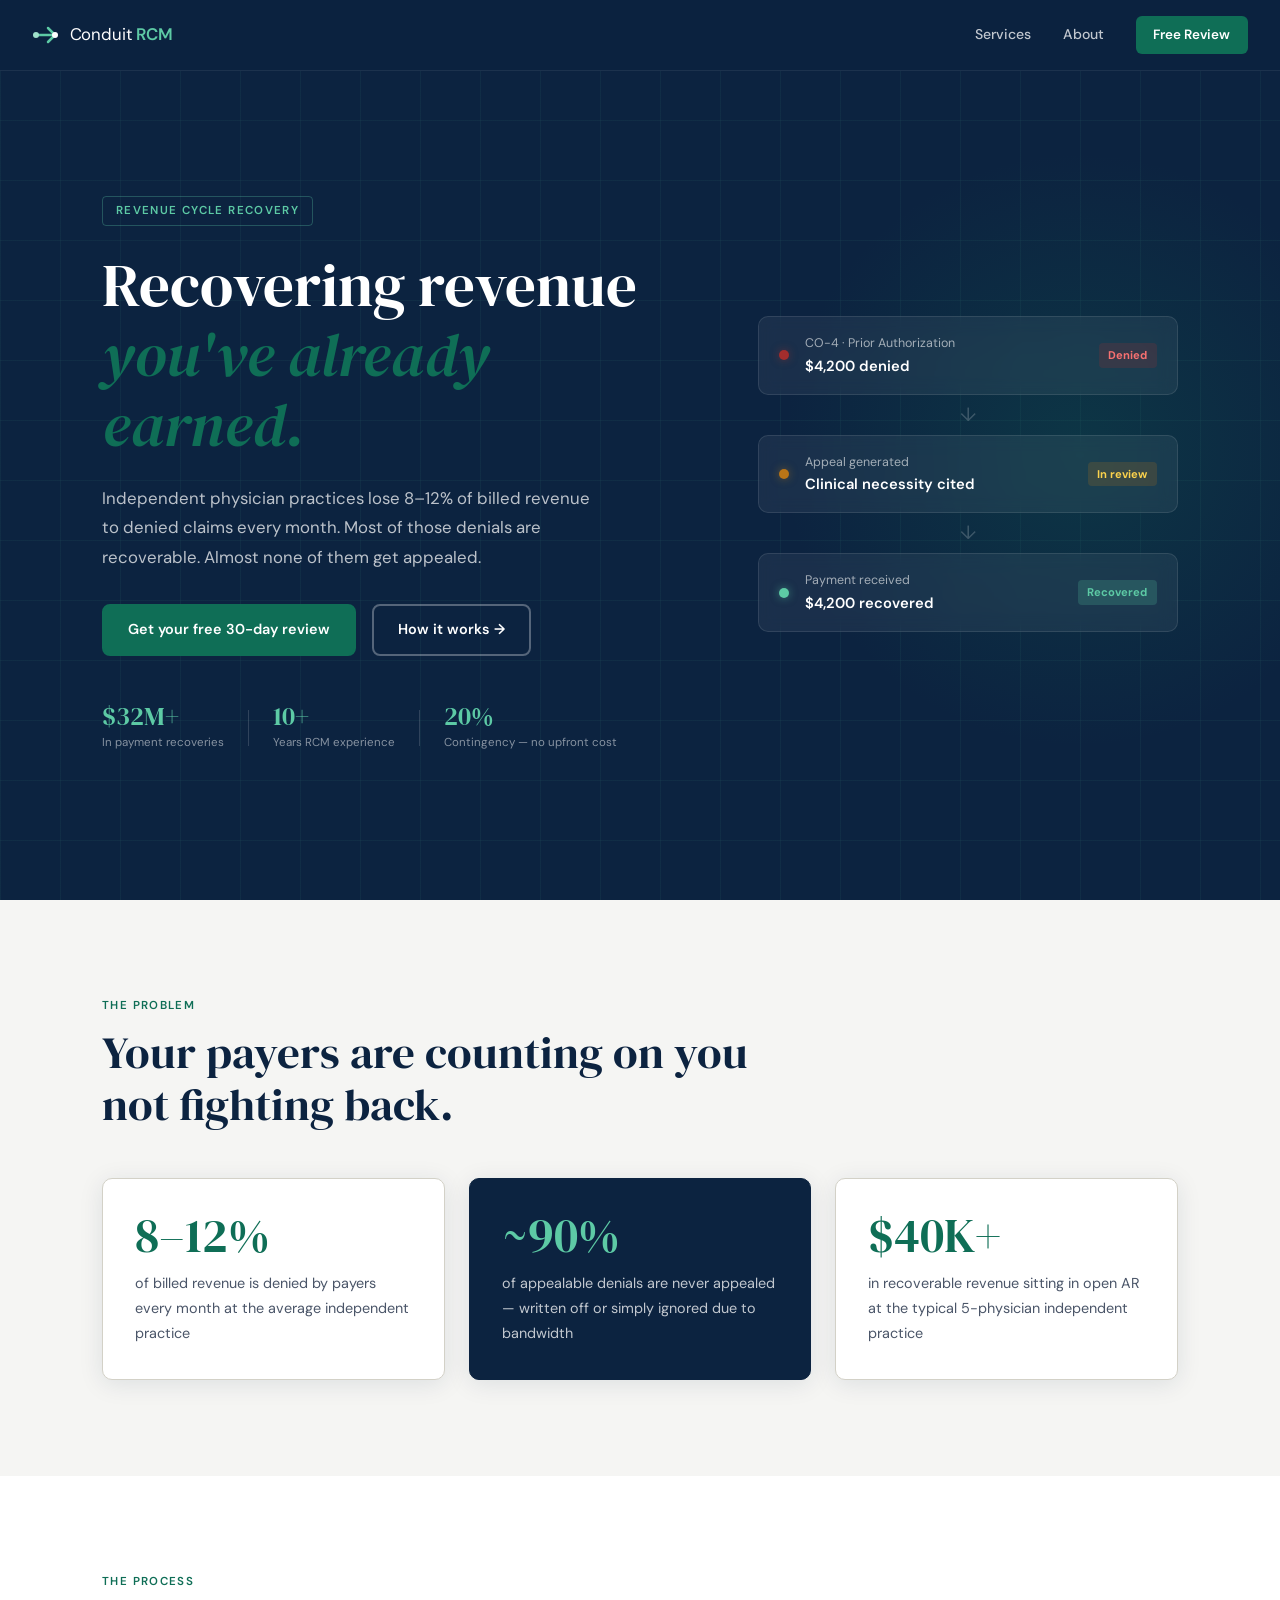
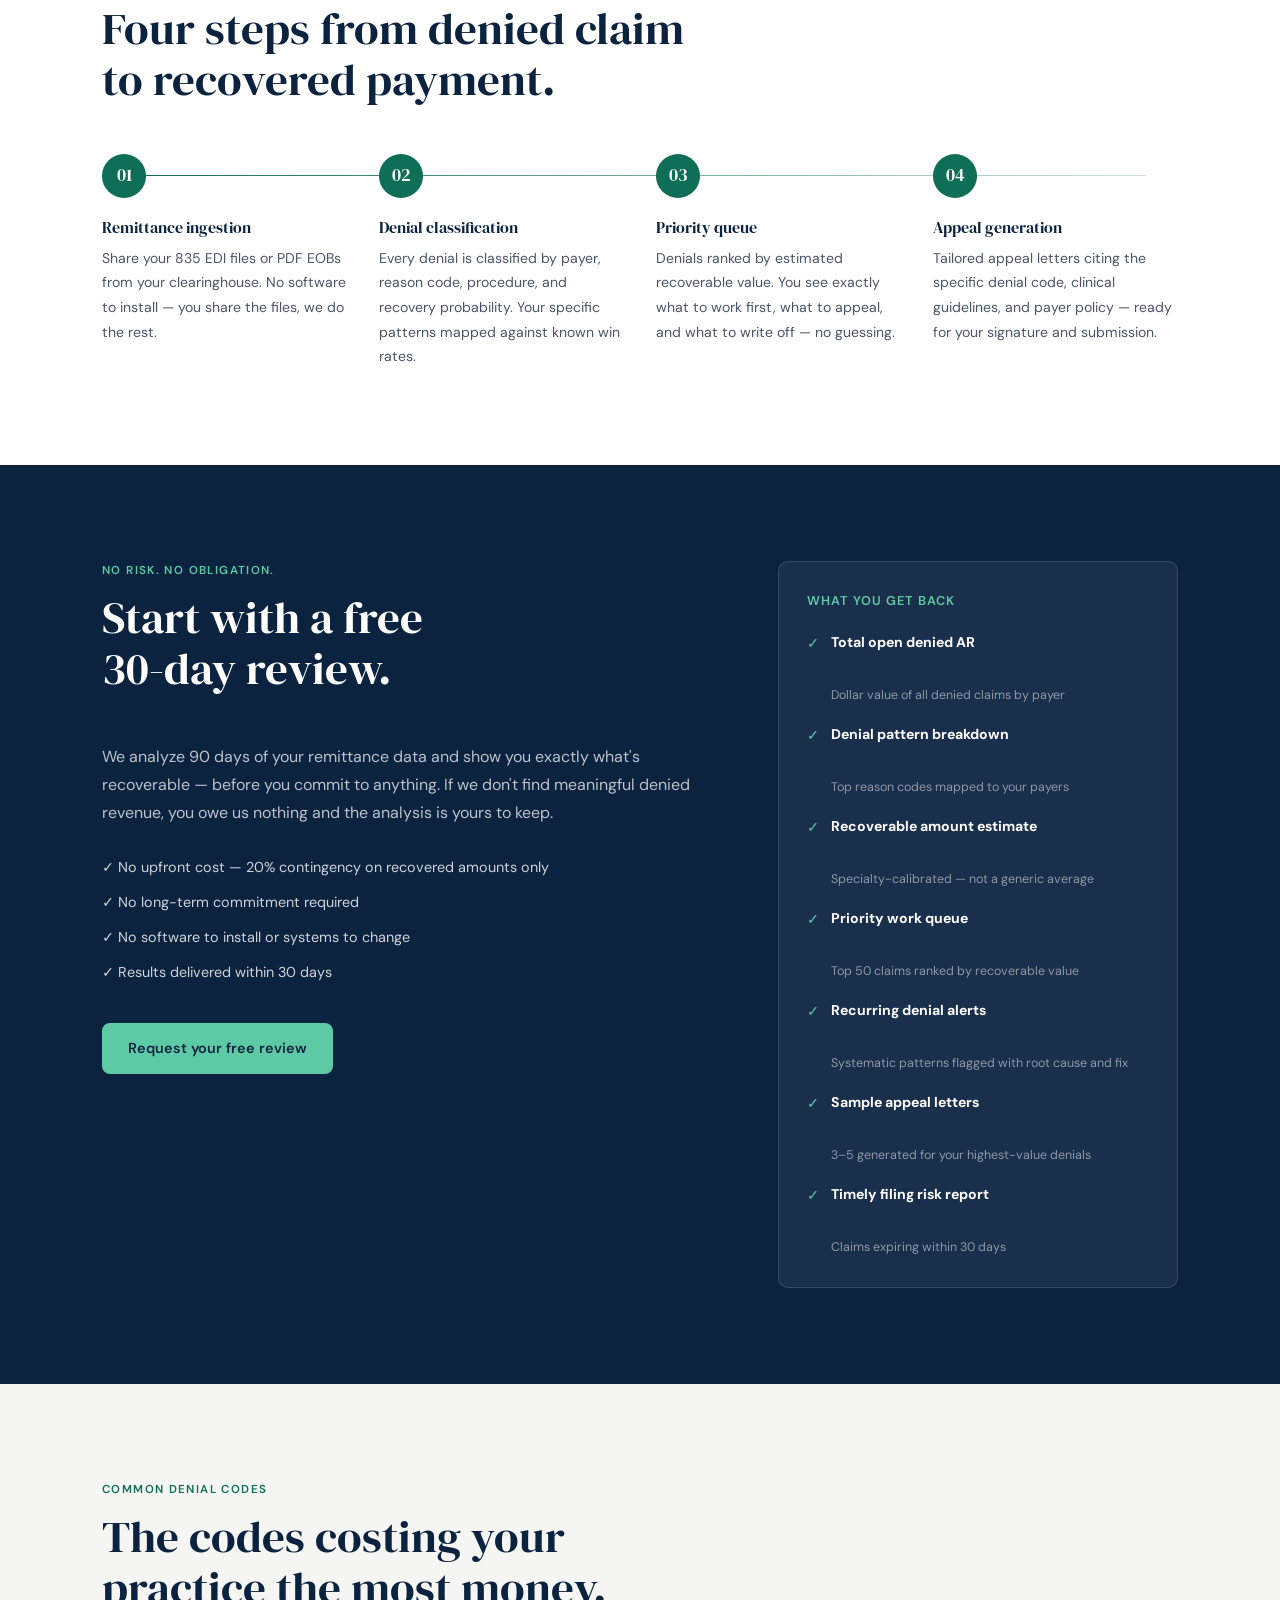
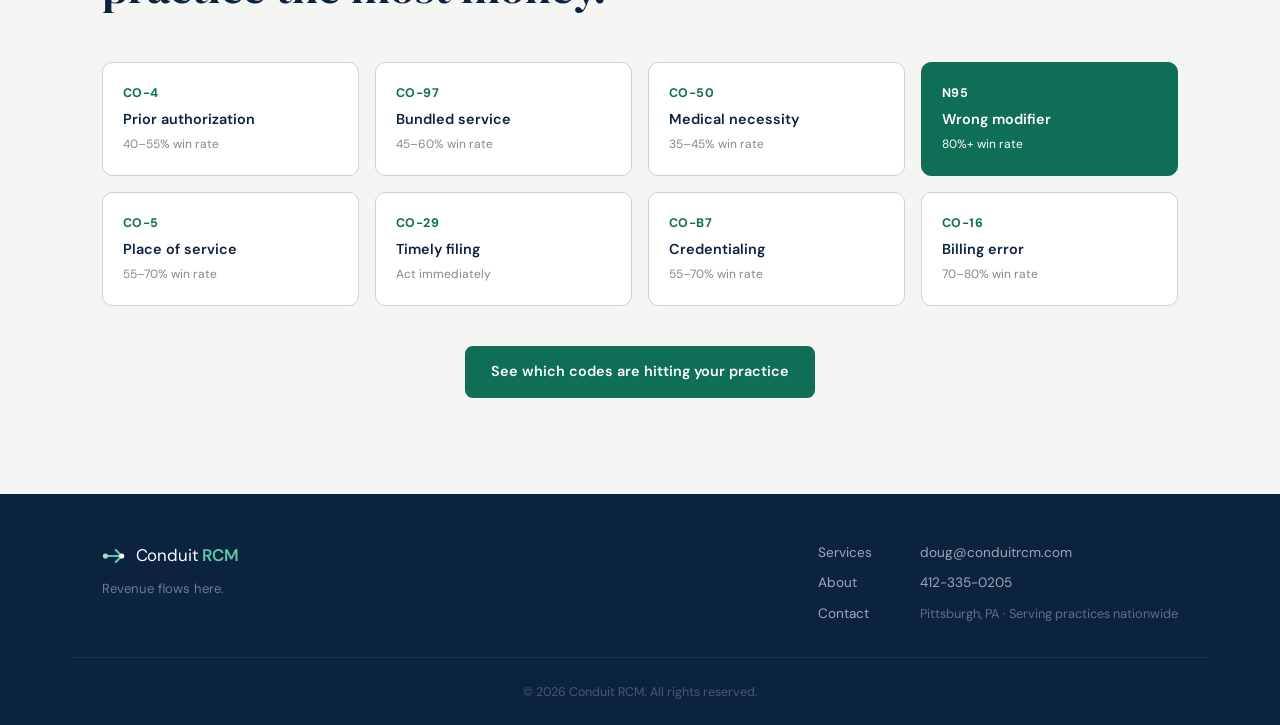
<file: index.html>
<!DOCTYPE html>
<html lang="en">
<head>
  <meta charset="UTF-8">
  <meta name="viewport" content="width=device-width, initial-scale=1.0">
  <title>Conduit RCM | Revenue Cycle Recovery for Independent Practices</title>
  <meta name="description" content="Conduit RCM helps independent physician practices identify and recover denied claims. Free 30-day remittance review. No upfront cost.">
  <link rel="preconnect" href="https://fonts.googleapis.com">
  <link href="https://fonts.googleapis.com/css2?family=DM+Serif+Display:ital@0;1&family=DM+Sans:wght@300;400;500;600&display=swap" rel="stylesheet">
  <link rel="stylesheet" href="style.css">
</head>
<body>

  <!-- NAV -->
  <nav class="nav" id="nav">
    <a href="index.html" class="nav-logo">
      <svg width="28" height="28" viewBox="0 0 28 28" fill="none">
        <line x1="3" y1="14" x2="22" y2="14" stroke="#5DCAA5" stroke-width="2.5" stroke-linecap="round"/>
        <path d="M16 7 L23 14 L16 21" fill="none" stroke="#5DCAA5" stroke-width="2.5" stroke-linejoin="round" stroke-linecap="round"/>
        <circle cx="4" cy="14" r="3" fill="#9FE1CB"/>
        <circle cx="23" cy="14" r="3" fill="#ffffff"/>
      </svg>
      <span>Conduit <strong>RCM</strong></span>
    </a>
    <div class="nav-links">
      <a href="services.html">Services</a>
      <a href="about.html">About</a>
      <a href="contact.html" class="nav-cta">Free Review</a>
    </div>
    <button class="nav-burger" id="burger" aria-label="Menu">
      <span></span><span></span><span></span>
    </button>
  </nav>

  <!-- HERO -->
  <section class="hero">
    <div class="hero-bg">
      <div class="hero-grid"></div>
      <div class="hero-glow"></div>
    </div>
    <div class="container hero-inner">
      <div class="hero-text">
        <div class="hero-tag">Revenue Cycle Recovery</div>
        <h1>Recovering revenue<br><em>you've already earned.</em></h1>
        <p class="hero-sub">Independent physician practices lose 8–12% of billed revenue to denied claims every month. Most of those denials are recoverable. Almost none of them get appealed.</p>
        <div class="hero-actions">
          <a href="contact.html" class="btn btn-primary">Get your free 30-day review</a>
          <a href="services.html" class="btn btn-ghost">How it works →</a>
        </div>
        <div class="hero-stats">
          <div class="stat"><span class="stat-val">$32M+</span><span class="stat-lbl">In payment recoveries</span></div>
          <div class="stat-div"></div>
          <div class="stat"><span class="stat-val">10+</span><span class="stat-lbl">Years RCM experience</span></div>
          <div class="stat-div"></div>
          <div class="stat"><span class="stat-val">20%</span><span class="stat-lbl">Contingency — no upfront cost</span></div>
        </div>
      </div>
      <div class="hero-visual">
        <div class="flow-card flow-card--1">
          <div class="flow-dot flow-dot--red"></div>
          <div class="flow-info">
            <span class="flow-label">CO-4 · Prior Authorization</span>
            <span class="flow-amount">$4,200 denied</span>
          </div>
          <div class="flow-badge flow-badge--red">Denied</div>
        </div>
        <div class="flow-arrow">↓</div>
        <div class="flow-card flow-card--2">
          <div class="flow-dot flow-dot--amber"></div>
          <div class="flow-info">
            <span class="flow-label">Appeal generated</span>
            <span class="flow-amount">Clinical necessity cited</span>
          </div>
          <div class="flow-badge flow-badge--amber">In review</div>
        </div>
        <div class="flow-arrow">↓</div>
        <div class="flow-card flow-card--3">
          <div class="flow-dot flow-dot--green"></div>
          <div class="flow-info">
            <span class="flow-label">Payment received</span>
            <span class="flow-amount">$4,200 recovered</span>
          </div>
          <div class="flow-badge flow-badge--green">Recovered</div>
        </div>
      </div>
    </div>
  </section>

  <!-- PROBLEM -->
  <section class="section section--light">
    <div class="container">
      <div class="section-label">The Problem</div>
      <h2 class="section-title">Your payers are counting on you<br>not fighting back.</h2>
      <div class="problem-grid">
        <div class="problem-card">
          <div class="problem-num">8–12%</div>
          <p>of billed revenue is denied by payers every month at the average independent practice</p>
        </div>
        <div class="problem-card problem-card--accent">
          <div class="problem-num">~90%</div>
          <p>of appealable denials are never appealed — written off or simply ignored due to bandwidth</p>
        </div>
        <div class="problem-card">
          <div class="problem-num">$40K+</div>
          <p>in recoverable revenue sitting in open AR at the typical 5-physician independent practice</p>
        </div>
      </div>
    </div>
  </section>

  <!-- HOW IT WORKS -->
  <section class="section">
    <div class="container">
      <div class="section-label">The Process</div>
      <h2 class="section-title">Four steps from denied claim<br>to recovered payment.</h2>
      <div class="steps">
        <div class="step">
          <div class="step-num">01</div>
          <div class="step-line"></div>
          <h3>Remittance ingestion</h3>
          <p>Share your 835 EDI files or PDF EOBs from your clearinghouse. No software to install — you share the files, we do the rest.</p>
        </div>
        <div class="step">
          <div class="step-num">02</div>
          <div class="step-line"></div>
          <h3>Denial classification</h3>
          <p>Every denial is classified by payer, reason code, procedure, and recovery probability. Your specific patterns mapped against known win rates.</p>
        </div>
        <div class="step">
          <div class="step-num">03</div>
          <div class="step-line"></div>
          <h3>Priority queue</h3>
          <p>Denials ranked by estimated recoverable value. You see exactly what to work first, what to appeal, and what to write off — no guessing.</p>
        </div>
        <div class="step">
          <div class="step-num">04</div>
          <div class="step-line"></div>
          <h3>Appeal generation</h3>
          <p>Tailored appeal letters citing the specific denial code, clinical guidelines, and payer policy — ready for your signature and submission.</p>
        </div>
      </div>
    </div>
  </section>

  <!-- FREE REVIEW CTA -->
  <section class="section section--navy">
    <div class="container cta-section">
      <div class="cta-text">
        <div class="section-label section-label--light">No Risk. No Obligation.</div>
        <h2 class="section-title section-title--light">Start with a free<br>30-day review.</h2>
        <p class="cta-sub">We analyze 90 days of your remittance data and show you exactly what's recoverable — before you commit to anything. If we don't find meaningful denied revenue, you owe us nothing and the analysis is yours to keep.</p>
        <ul class="cta-list">
          <li>✓ No upfront cost — 20% contingency on recovered amounts only</li>
          <li>✓ No long-term commitment required</li>
          <li>✓ No software to install or systems to change</li>
          <li>✓ Results delivered within 30 days</li>
        </ul>
        <a href="contact.html" class="btn btn-mint">Request your free review</a>
      </div>
      <div class="cta-card">
        <div class="cta-card-title">What you get back</div>
        <div class="cta-item"><span class="cta-check">✓</span><div><strong>Total open denied AR</strong><br><small>Dollar value of all denied claims by payer</small></div></div>
        <div class="cta-item"><span class="cta-check">✓</span><div><strong>Denial pattern breakdown</strong><br><small>Top reason codes mapped to your payers</small></div></div>
        <div class="cta-item"><span class="cta-check">✓</span><div><strong>Recoverable amount estimate</strong><br><small>Specialty-calibrated — not a generic average</small></div></div>
        <div class="cta-item"><span class="cta-check">✓</span><div><strong>Priority work queue</strong><br><small>Top 50 claims ranked by recoverable value</small></div></div>
        <div class="cta-item"><span class="cta-check">✓</span><div><strong>Recurring denial alerts</strong><br><small>Systematic patterns flagged with root cause and fix</small></div></div>
        <div class="cta-item"><span class="cta-check">✓</span><div><strong>Sample appeal letters</strong><br><small>3–5 generated for your highest-value denials</small></div></div>
        <div class="cta-item"><span class="cta-check">✓</span><div><strong>Timely filing risk report</strong><br><small>Claims expiring within 30 days</small></div></div>
      </div>
    </div>
  </section>

  <!-- DENIAL CODES TEASER -->
  <section class="section section--light">
    <div class="container">
      <div class="section-label">Common Denial Codes</div>
      <h2 class="section-title">The codes costing your<br>practice the most money.</h2>
      <div class="codes-grid">
        <div class="code-card"><span class="code">CO-4</span><span class="code-name">Prior authorization</span><span class="win">40–55% win rate</span></div>
        <div class="code-card"><span class="code">CO-97</span><span class="code-name">Bundled service</span><span class="win">45–60% win rate</span></div>
        <div class="code-card"><span class="code">CO-50</span><span class="code-name">Medical necessity</span><span class="win">35–45% win rate</span></div>
        <div class="code-card code-card--accent"><span class="code">N95</span><span class="code-name">Wrong modifier</span><span class="win">80%+ win rate</span></div>
        <div class="code-card"><span class="code">CO-5</span><span class="code-name">Place of service</span><span class="win">55–70% win rate</span></div>
        <div class="code-card"><span class="code">CO-29</span><span class="code-name">Timely filing</span><span class="win">Act immediately</span></div>
        <div class="code-card"><span class="code">CO-B7</span><span class="code-name">Credentialing</span><span class="win">55–70% win rate</span></div>
        <div class="code-card"><span class="code">CO-16</span><span class="code-name">Billing error</span><span class="win">70–80% win rate</span></div>
      </div>
      <div class="codes-cta">
        <a href="contact.html" class="btn btn-primary">See which codes are hitting your practice</a>
      </div>
    </div>
  </section>

  <!-- FOOTER -->
  <footer class="footer">
    <div class="container footer-inner">
      <div class="footer-brand">
        <a href="index.html" class="nav-logo">
          <svg width="24" height="24" viewBox="0 0 28 28" fill="none">
            <line x1="3" y1="14" x2="22" y2="14" stroke="#5DCAA5" stroke-width="2.5" stroke-linecap="round"/>
            <path d="M16 7 L23 14 L16 21" fill="none" stroke="#5DCAA5" stroke-width="2.5" stroke-linejoin="round" stroke-linecap="round"/>
            <circle cx="4" cy="14" r="3" fill="#9FE1CB"/>
            <circle cx="23" cy="14" r="3" fill="#ffffff"/>
          </svg>
          <span>Conduit <strong>RCM</strong></span>
        </a>
        <p>Revenue flows here.</p>
      </div>
      <div class="footer-links">
        <a href="services.html">Services</a>
        <a href="about.html">About</a>
        <a href="contact.html">Contact</a>
      </div>
      <div class="footer-contact">
        <a href="mailto:doug@conduitrcm.com">doug@conduitrcm.com</a>
        <a href="tel:4123350205">412-335-0205</a>
        <span>Pittsburgh, PA · Serving practices nationwide</span>
      </div>
    </div>
    <div class="footer-bottom">
      <span>© 2026 Conduit RCM. All rights reserved.</span>
    </div>
  </footer>

  <script src="main.js"></script>
</body>
</html>
</file>
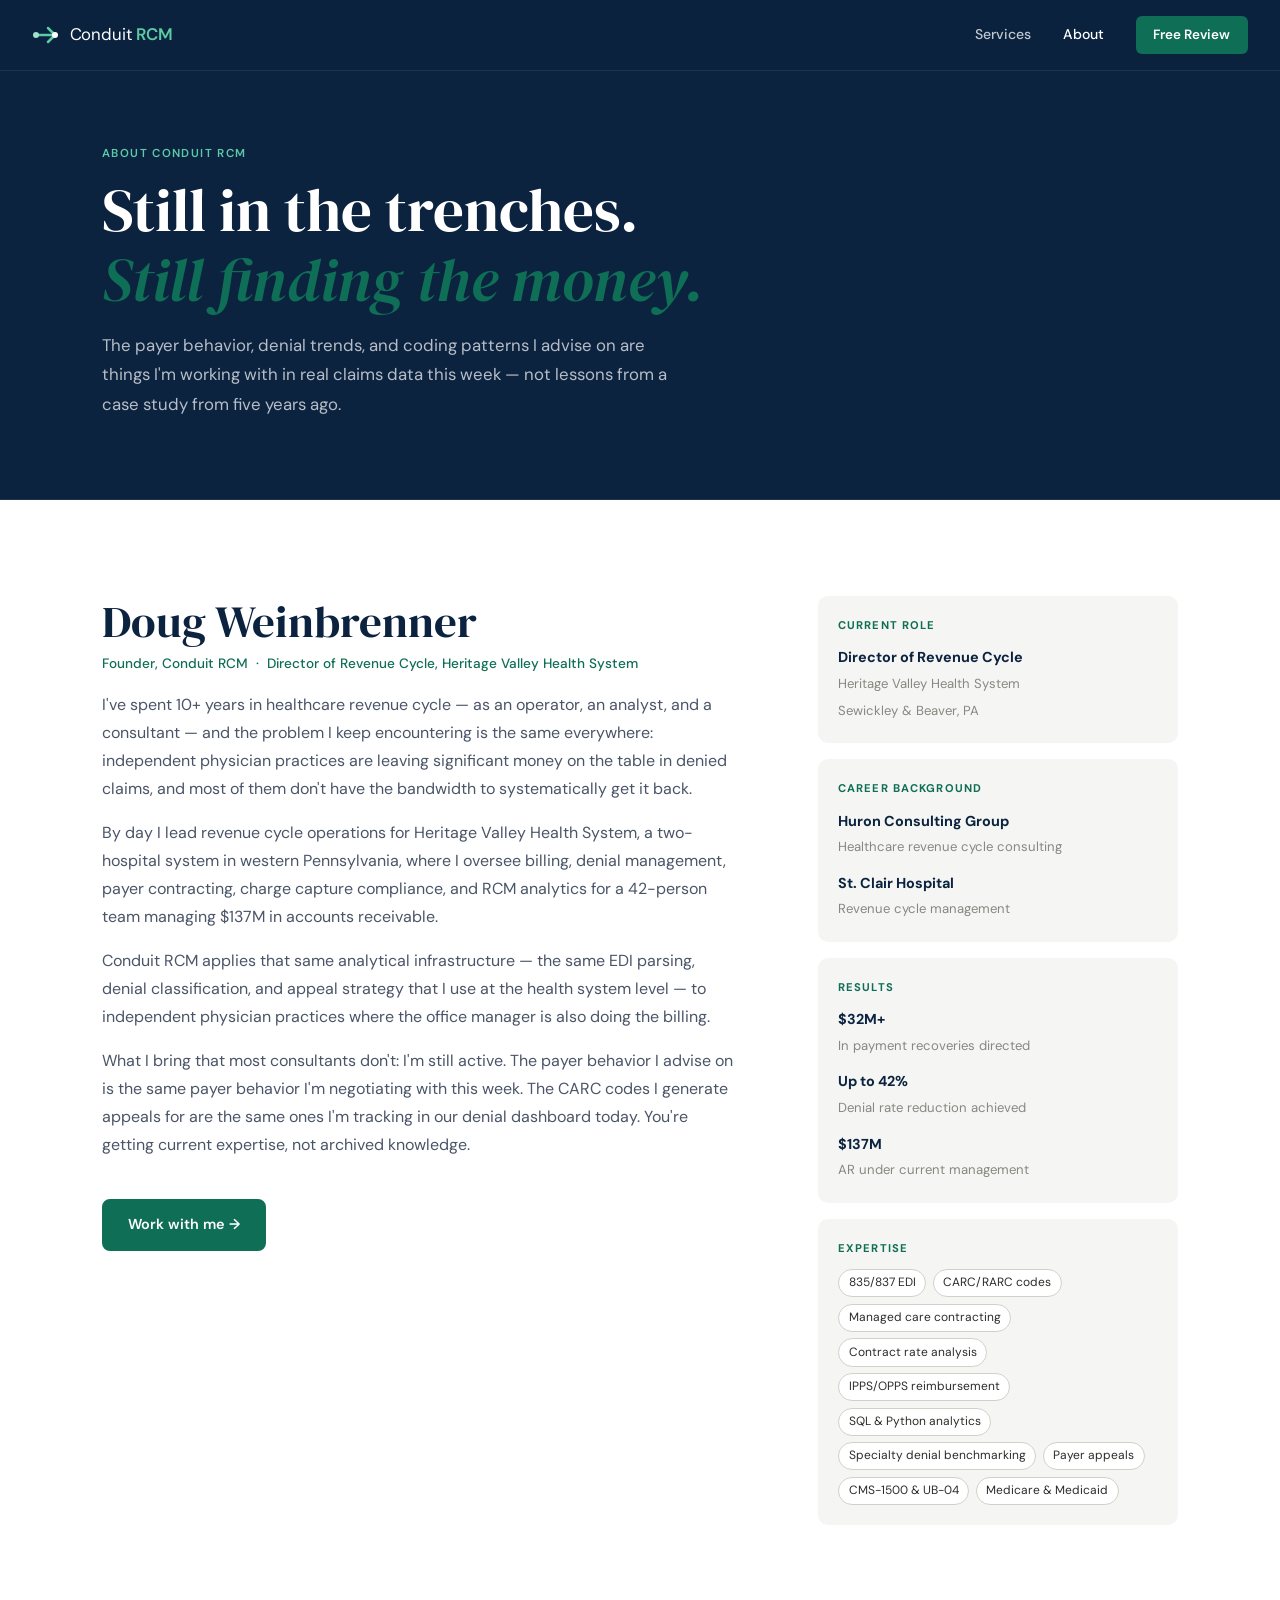
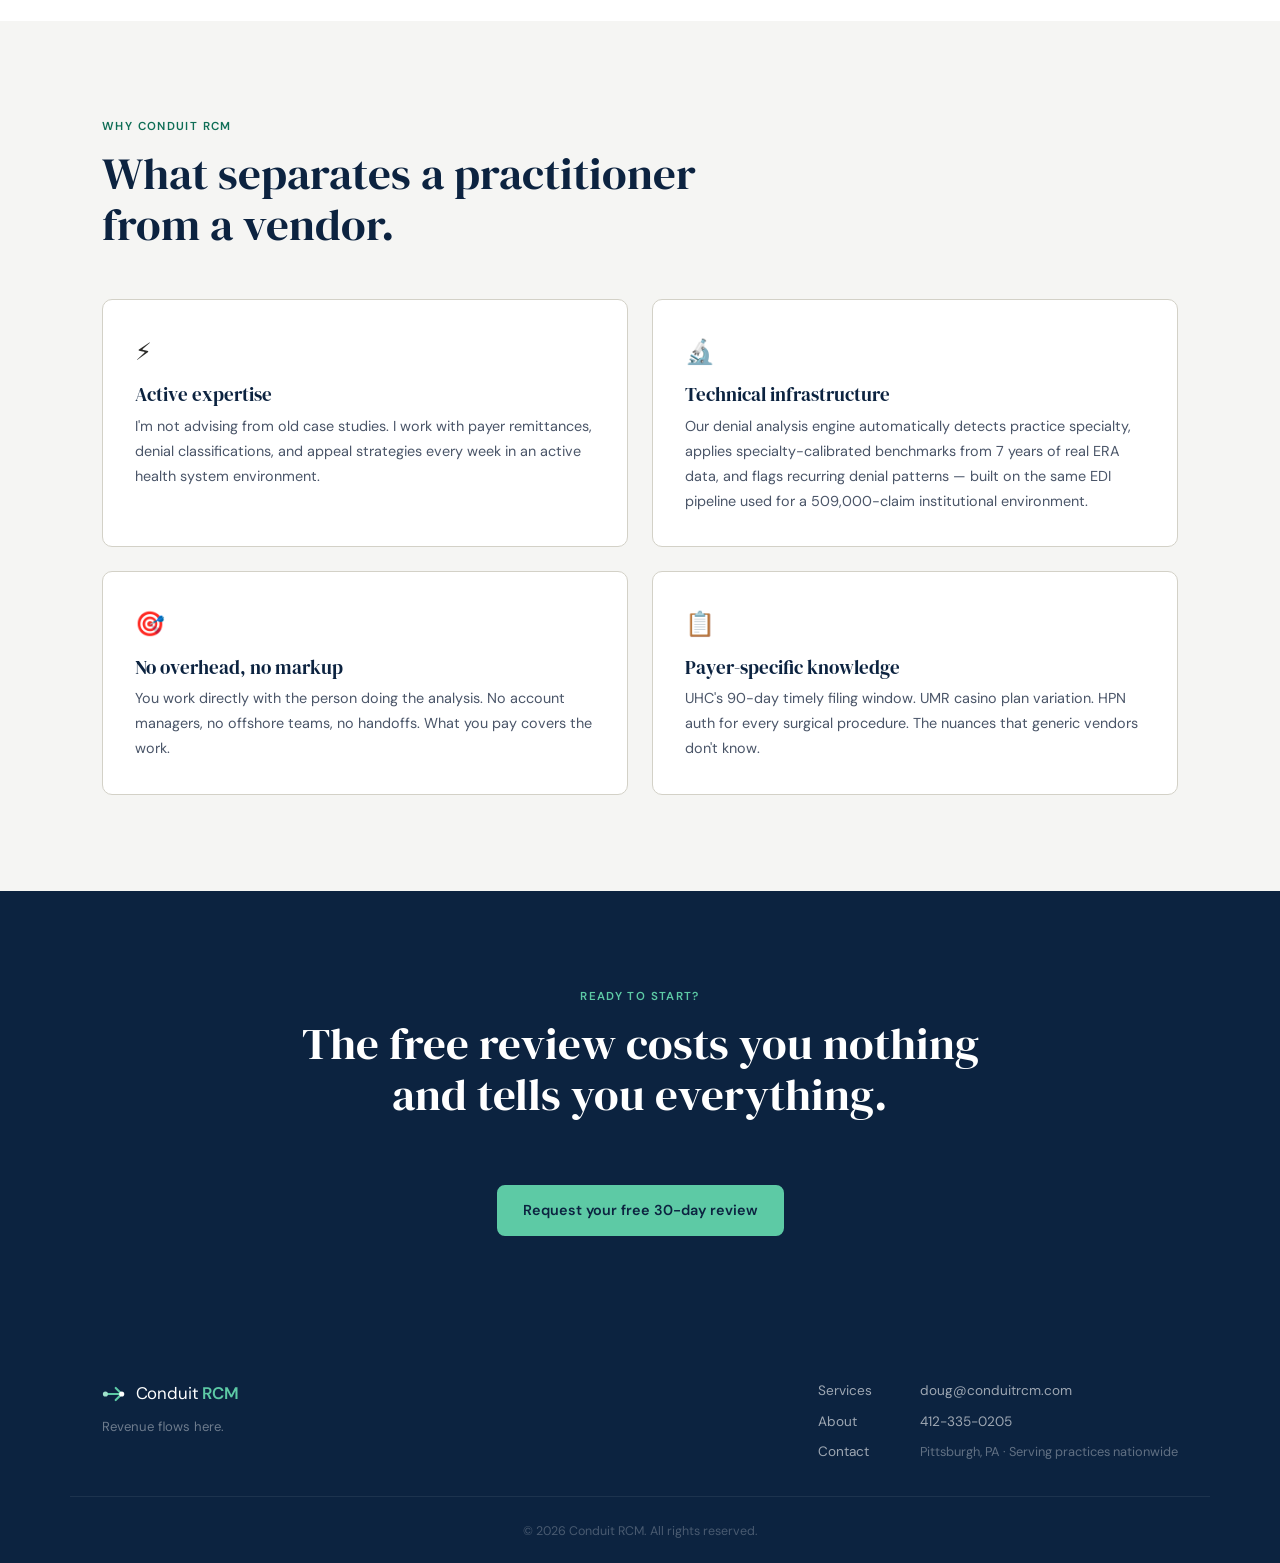
<file: about.html>
<!DOCTYPE html>
<html lang="en">
<head>
  <meta charset="UTF-8">
  <meta name="viewport" content="width=device-width, initial-scale=1.0">
  <title>About | Conduit RCM</title>
  <meta name="description" content="Doug Weinbrenner — 10+ years healthcare revenue cycle experience. Director of Revenue Cycle at Heritage Valley Health System. Founder of Conduit RCM.">
  <link rel="preconnect" href="https://fonts.googleapis.com">
  <link href="https://fonts.googleapis.com/css2?family=DM+Serif+Display:ital@0;1&family=DM+Sans:wght@300;400;500;600&display=swap" rel="stylesheet">
  <link rel="stylesheet" href="style.css">
</head>
<body>

  <nav class="nav" id="nav">
    <a href="index.html" class="nav-logo">
      <svg width="28" height="28" viewBox="0 0 28 28" fill="none">
        <line x1="3" y1="14" x2="22" y2="14" stroke="#5DCAA5" stroke-width="2.5" stroke-linecap="round"/>
        <path d="M16 7 L23 14 L16 21" fill="none" stroke="#5DCAA5" stroke-width="2.5" stroke-linejoin="round" stroke-linecap="round"/>
        <circle cx="4" cy="14" r="3" fill="#9FE1CB"/>
        <circle cx="23" cy="14" r="3" fill="#ffffff"/>
      </svg>
      <span>Conduit <strong>RCM</strong></span>
    </a>
    <div class="nav-links">
      <a href="services.html">Services</a>
      <a href="about.html" class="active">About</a>
      <a href="contact.html" class="nav-cta">Free Review</a>
    </div>
    <button class="nav-burger" id="burger" aria-label="Menu">
      <span></span><span></span><span></span>
    </button>
  </nav>

  <section class="page-hero">
    <div class="container">
      <div class="section-label">About Conduit RCM</div>
      <h1>Still in the trenches.<br><em>Still finding the money.</em></h1>
      <p>The payer behavior, denial trends, and coding patterns I advise on are things I'm working with in real claims data this week — not lessons from a case study from five years ago.</p>
    </div>
  </section>

  <!-- BIO -->
  <section class="section">
    <div class="container">
      <div class="about-grid">
        <div class="about-text">
          <h2>Doug Weinbrenner</h2>
          <p class="about-title">Founder, Conduit RCM &nbsp;·&nbsp; Director of Revenue Cycle, Heritage Valley Health System</p>

          <p>I've spent 10+ years in healthcare revenue cycle — as an operator, an analyst, and a consultant — and the problem I keep encountering is the same everywhere: independent physician practices are leaving significant money on the table in denied claims, and most of them don't have the bandwidth to systematically get it back.</p>

          <p>By day I lead revenue cycle operations for Heritage Valley Health System, a two-hospital system in western Pennsylvania, where I oversee billing, denial management, payer contracting, charge capture compliance, and RCM analytics for a 42-person team managing $137M in accounts receivable.</p>

          <p>Conduit RCM applies that same analytical infrastructure — the same EDI parsing, denial classification, and appeal strategy that I use at the health system level — to independent physician practices where the office manager is also doing the billing.</p>

          <p>What I bring that most consultants don't: I'm still active. The payer behavior I advise on is the same payer behavior I'm negotiating with this week. The CARC codes I generate appeals for are the same ones I'm tracking in our denial dashboard today. You're getting current expertise, not archived knowledge.</p>

          <a href="contact.html" class="btn btn-primary" style="margin-top:1.5rem">Work with me →</a>
        </div>

        <div class="about-credentials">
          <div class="cred-card">
            <div class="cred-title">Current Role</div>
            <div class="cred-item">
              <strong>Director of Revenue Cycle</strong>
              <span>Heritage Valley Health System<br>Sewickley & Beaver, PA</span>
            </div>
          </div>
          <div class="cred-card">
            <div class="cred-title">Career Background</div>
            <div class="cred-item"><strong>Huron Consulting Group</strong><span>Healthcare revenue cycle consulting</span></div>
            <div class="cred-item"><strong>St. Clair Hospital</strong><span>Revenue cycle management</span></div>
          </div>
          <div class="cred-card">
            <div class="cred-title">Results</div>
            <div class="cred-item"><strong>$32M+</strong><span>In payment recoveries directed</span></div>
            <div class="cred-item"><strong>Up to 42%</strong><span>Denial rate reduction achieved</span></div>
            <div class="cred-item"><strong>$137M</strong><span>AR under current management</span></div>
          </div>
          <div class="cred-card">
            <div class="cred-title">Expertise</div>
            <div class="about-tags">
              <span>835/837 EDI</span>
              <span>CARC/RARC codes</span>
              <span>Managed care contracting</span>
              <span>Contract rate analysis</span>
              <span>IPPS/OPPS reimbursement</span>
              <span>SQL & Python analytics</span>
              <span>Specialty denial benchmarking</span>
              <span>Payer appeals</span>
              <span>CMS-1500 & UB-04</span>
              <span>Medicare & Medicaid</span>
            </div>
          </div>
        </div>
      </div>
    </div>
  </section>

  <!-- WHY CONDUIT -->
  <section class="section section--light">
    <div class="container">
      <div class="section-label">Why Conduit RCM</div>
      <h2 class="section-title">What separates a practitioner<br>from a vendor.</h2>
      <div class="why-grid">
        <div class="why-item">
          <div class="why-icon">⚡</div>
          <h3>Active expertise</h3>
          <p>I'm not advising from old case studies. I work with payer remittances, denial classifications, and appeal strategies every week in an active health system environment.</p>
        </div>
        <div class="why-item">
          <div class="why-icon">🔬</div>
          <h3>Technical infrastructure</h3>
          <p>Our denial analysis engine automatically detects practice specialty, applies specialty-calibrated benchmarks from 7 years of real ERA data, and flags recurring denial patterns — built on the same EDI pipeline used for a 509,000-claim institutional environment.</p>
        </div>
        <div class="why-item">
          <div class="why-icon">🎯</div>
          <h3>No overhead, no markup</h3>
          <p>You work directly with the person doing the analysis. No account managers, no offshore teams, no handoffs. What you pay covers the work.</p>
        </div>
        <div class="why-item">
          <div class="why-icon">📋</div>
          <h3>Payer-specific knowledge</h3>
          <p>UHC's 90-day timely filing window. UMR casino plan variation. HPN auth for every surgical procedure. The nuances that generic vendors don't know.</p>
        </div>
      </div>
    </div>
  </section>

  <section class="section section--navy">
    <div class="container" style="text-align:center">
      <div class="section-label section-label--light">Ready to start?</div>
      <h2 class="section-title section-title--light">The free review costs you nothing<br>and tells you everything.</h2>
      <a href="contact.html" class="btn btn-mint" style="margin-top:1rem">Request your free 30-day review</a>
    </div>
  </section>

  <footer class="footer">
    <div class="container footer-inner">
      <div class="footer-brand">
        <a href="index.html" class="nav-logo">
          <svg width="24" height="24" viewBox="0 0 28 28" fill="none">
            <line x1="3" y1="14" x2="22" y2="14" stroke="#5DCAA5" stroke-width="2.5" stroke-linecap="round"/>
            <path d="M16 7 L23 14 L16 21" fill="none" stroke="#5DCAA5" stroke-width="2.5" stroke-linejoin="round" stroke-linecap="round"/>
            <circle cx="4" cy="14" r="3" fill="#9FE1CB"/>
            <circle cx="23" cy="14" r="3" fill="#ffffff"/>
          </svg>
          <span>Conduit <strong>RCM</strong></span>
        </a>
        <p>Revenue flows here.</p>
      </div>
      <div class="footer-links">
        <a href="services.html">Services</a>
        <a href="about.html">About</a>
        <a href="contact.html">Contact</a>
      </div>
      <div class="footer-contact">
        <a href="mailto:doug@conduitrcm.com">doug@conduitrcm.com</a>
        <a href="tel:4123350205">412-335-0205</a>
        <span>Pittsburgh, PA · Serving practices nationwide</span>
      </div>
    </div>
    <div class="footer-bottom"><span>© 2026 Conduit RCM. All rights reserved.</span></div>
  </footer>

  <script src="main.js"></script>
</body>
</html>
</file>
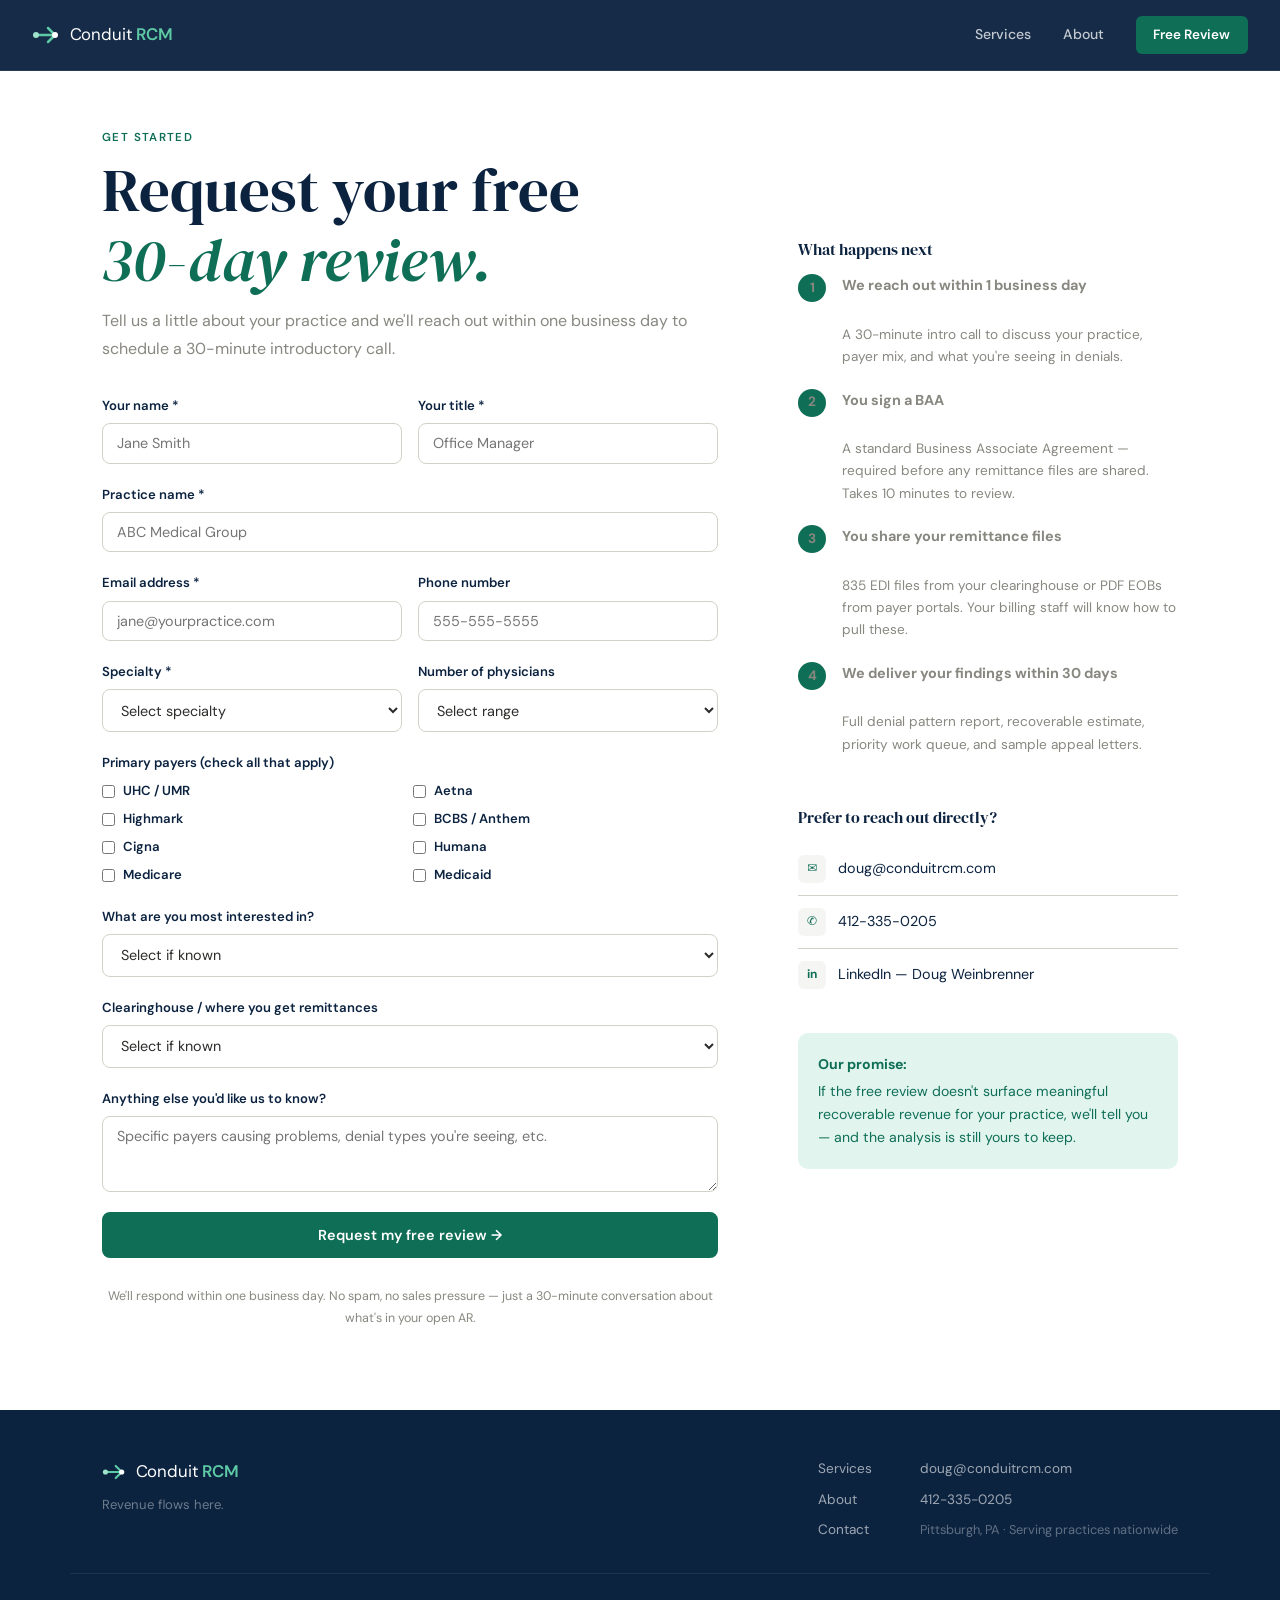
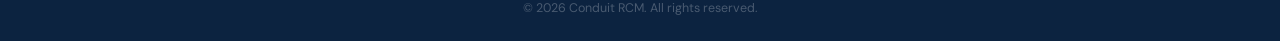
<file: contact.html>
<!DOCTYPE html>
<html lang="en">
<head>
  <meta charset="UTF-8">
  <meta name="viewport" content="width=device-width, initial-scale=1.0">
  <title>Request a Free Review | Conduit RCM</title>
  <meta name="description" content="Request your free 30-day remittance review. No cost, no obligation. Conduit RCM identifies and recovers denied claims for independent physician practices.">
  <link rel="preconnect" href="https://fonts.googleapis.com">
  <link href="https://fonts.googleapis.com/css2?family=DM+Serif+Display:ital@0;1&family=DM+Sans:wght@300;400;500;600&display=swap" rel="stylesheet">
  <link rel="stylesheet" href="style.css">
</head>
<body>

  <nav class="nav" id="nav">
    <a href="index.html" class="nav-logo">
      <svg width="28" height="28" viewBox="0 0 28 28" fill="none">
        <line x1="3" y1="14" x2="22" y2="14" stroke="#5DCAA5" stroke-width="2.5" stroke-linecap="round"/>
        <path d="M16 7 L23 14 L16 21" fill="none" stroke="#5DCAA5" stroke-width="2.5" stroke-linejoin="round" stroke-linecap="round"/>
        <circle cx="4" cy="14" r="3" fill="#9FE1CB"/>
        <circle cx="23" cy="14" r="3" fill="#ffffff"/>
      </svg>
      <span>Conduit <strong>RCM</strong></span>
    </a>
    <div class="nav-links">
      <a href="services.html">Services</a>
      <a href="about.html">About</a>
      <a href="contact.html" class="nav-cta active">Free Review</a>
    </div>
    <button class="nav-burger" id="burger" aria-label="Menu">
      <span></span><span></span><span></span>
    </button>
  </nav>

  <section class="contact-hero">
    <div class="container contact-layout">

      <!-- LEFT: Form -->
      <div class="contact-form-wrap">
        <div class="section-label">Get Started</div>
        <h1>Request your free<br><em>30-day review.</em></h1>
        <p>Tell us a little about your practice and we'll reach out within one business day to schedule a 30-minute introductory call.</p>

        <form class="contact-form" id="contactForm" action="https://formspree.io/f/ConduitRCM" method="POST">
          <div class="form-row">
            <div class="form-group">
              <label for="name">Your name *</label>
              <input type="text" id="name" name="name" required placeholder="Jane Smith">
            </div>
            <div class="form-group">
              <label for="title">Your title *</label>
              <input type="text" id="title" name="title" required placeholder="Office Manager">
            </div>
          </div>
          <div class="form-group">
            <label for="practice">Practice name *</label>
            <input type="text" id="practice" name="practice" required placeholder="ABC Medical Group">
          </div>
          <div class="form-row">
            <div class="form-group">
              <label for="email">Email address *</label>
              <input type="email" id="email" name="email" required placeholder="jane@yourpractice.com">
            </div>
            <div class="form-group">
              <label for="phone">Phone number</label>
              <input type="tel" id="phone" name="phone" placeholder="555-555-5555">
            </div>
          </div>
          <div class="form-row">
            <div class="form-group">
              <label for="specialty">Specialty *</label>
              <select id="specialty" name="specialty" required>
                <option value="">Select specialty</option>
                <option>Internal Medicine / Primary Care</option>
                <option>Orthopedic Surgery</option>
                <option>Cardiology</option>
                <option>Gastroenterology</option>
                <option>Neurology / Neurosurgery</option>
                <option>OB/GYN</option>
                <option>Pediatrics</option>
                <option>Dermatology</option>
                <option>Urology</option>
                <option>ENT</option>
                <option>Pulmonology</option>
                <option>Rheumatology</option>
                <option>Urgent Care</option>
                <option>Other</option>
              </select>
            </div>
            <div class="form-group">
              <label for="physicians">Number of physicians</label>
              <select id="physicians" name="physicians">
                <option value="">Select range</option>
                <option>1–2</option>
                <option>3–5</option>
                <option>6–10</option>
                <option>11–20</option>
                <option>20+</option>
              </select>
            </div>
          </div>
          <div class="form-group">
            <label for="payers">Primary payers (check all that apply)</label>
            <div class="checkbox-grid">
              <label class="checkbox-label"><input type="checkbox" name="payers" value="UHC/UMR"> UHC / UMR</label>
              <label class="checkbox-label"><input type="checkbox" name="payers" value="Aetna"> Aetna</label>
              <label class="checkbox-label"><input type="checkbox" name="payers" value="Highmark"> Highmark</label>
              <label class="checkbox-label"><input type="checkbox" name="payers" value="BCBS"> BCBS / Anthem</label>
              <label class="checkbox-label"><input type="checkbox" name="payers" value="Cigna"> Cigna</label>
              <label class="checkbox-label"><input type="checkbox" name="payers" value="Humana"> Humana</label>
              <label class="checkbox-label"><input type="checkbox" name="payers" value="Medicare"> Medicare</label>
              <label class="checkbox-label"><input type="checkbox" name="payers" value="Medicaid"> Medicaid</label>
            </div>
          </div>
          <div class="form-group">
            <label for="interest">What are you most interested in?</label>
            <select id="interest" name="interest">
              <option value="">Select if known</option>
              <option>Denial recovery &amp; appeal management</option>
              <option>Contract rate analysis — am I being underpaid?</option>
              <option>Both denial recovery and contract analysis</option>
              <option>Just want to see the free review findings first</option>
            </select>
          </div>
          <div class="form-group">
            <label for="clearinghouse">Clearinghouse / where you get remittances</label>
            <select id="clearinghouse" name="clearinghouse">
              <option value="">Select if known</option>
              <option>Availity</option>
              <option>Waystar</option>
              <option>Change Healthcare / Optum</option>
              <option>Office Ally</option>
              <option>PDF EOBs from payer portals only</option>
              <option>Not sure</option>
            </select>
          </div>
          <div class="form-group">
            <label for="message">Anything else you'd like us to know?</label>
            <textarea id="message" name="message" rows="3" placeholder="Specific payers causing problems, denial types you're seeing, etc."></textarea>
          </div>
          <button type="submit" class="btn btn-primary btn-full">Request my free review →</button>
          <p class="form-note">We'll respond within one business day. No spam, no sales pressure — just a 30-minute conversation about what's in your open AR.</p>
        </form>
      </div>

      <!-- RIGHT: Info -->
      <div class="contact-info">
        <div class="contact-what">
          <h3>What happens next</h3>
          <div class="next-step">
            <div class="next-num">1</div>
            <div><strong>We reach out within 1 business day</strong><br>A 30-minute intro call to discuss your practice, payer mix, and what you're seeing in denials.</div>
          </div>
          <div class="next-step">
            <div class="next-num">2</div>
            <div><strong>You sign a BAA</strong><br>A standard Business Associate Agreement — required before any remittance files are shared. Takes 10 minutes to review.</div>
          </div>
          <div class="next-step">
            <div class="next-num">3</div>
            <div><strong>You share your remittance files</strong><br>835 EDI files from your clearinghouse or PDF EOBs from payer portals. Your billing staff will know how to pull these.</div>
          </div>
          <div class="next-step">
            <div class="next-num">4</div>
            <div><strong>We deliver your findings within 30 days</strong><br>Full denial pattern report, recoverable estimate, priority work queue, and sample appeal letters.</div>
          </div>
        </div>

        <div class="contact-direct">
          <h3>Prefer to reach out directly?</h3>
          <a href="mailto:doug@conduitrcm.com" class="direct-link">
            <span class="direct-icon">✉</span>
            <span>doug@conduitrcm.com</span>
          </a>
          <a href="tel:4123350205" class="direct-link">
            <span class="direct-icon">✆</span>
            <span>412-335-0205</span>
          </a>
          <a href="https://www.linkedin.com/in/dougweinbrenner" target="_blank" class="direct-link">
            <span class="direct-icon">in</span>
            <span>LinkedIn — Doug Weinbrenner</span>
          </a>
        </div>

        <div class="contact-promise">
          <strong>Our promise:</strong> If the free review doesn't surface meaningful recoverable revenue for your practice, we'll tell you — and the analysis is still yours to keep.
        </div>
      </div>

    </div>
  </section>

  <footer class="footer">
    <div class="container footer-inner">
      <div class="footer-brand">
        <a href="index.html" class="nav-logo">
          <svg width="24" height="24" viewBox="0 0 28 28" fill="none">
            <line x1="3" y1="14" x2="22" y2="14" stroke="#5DCAA5" stroke-width="2.5" stroke-linecap="round"/>
            <path d="M16 7 L23 14 L16 21" fill="none" stroke="#5DCAA5" stroke-width="2.5" stroke-linejoin="round" stroke-linecap="round"/>
            <circle cx="4" cy="14" r="3" fill="#9FE1CB"/>
            <circle cx="23" cy="14" r="3" fill="#ffffff"/>
          </svg>
          <span>Conduit <strong>RCM</strong></span>
        </a>
        <p>Revenue flows here.</p>
      </div>
      <div class="footer-links">
        <a href="services.html">Services</a>
        <a href="about.html">About</a>
        <a href="contact.html">Contact</a>
      </div>
      <div class="footer-contact">
        <a href="mailto:doug@conduitrcm.com">doug@conduitrcm.com</a>
        <a href="tel:4123350205">412-335-0205</a>
        <span>Pittsburgh, PA · Serving practices nationwide</span>
      </div>
    </div>
    <div class="footer-bottom"><span>© 2026 Conduit RCM. All rights reserved.</span></div>
  </footer>

  <script src="main.js"></script>
</body>
</html>
</file>
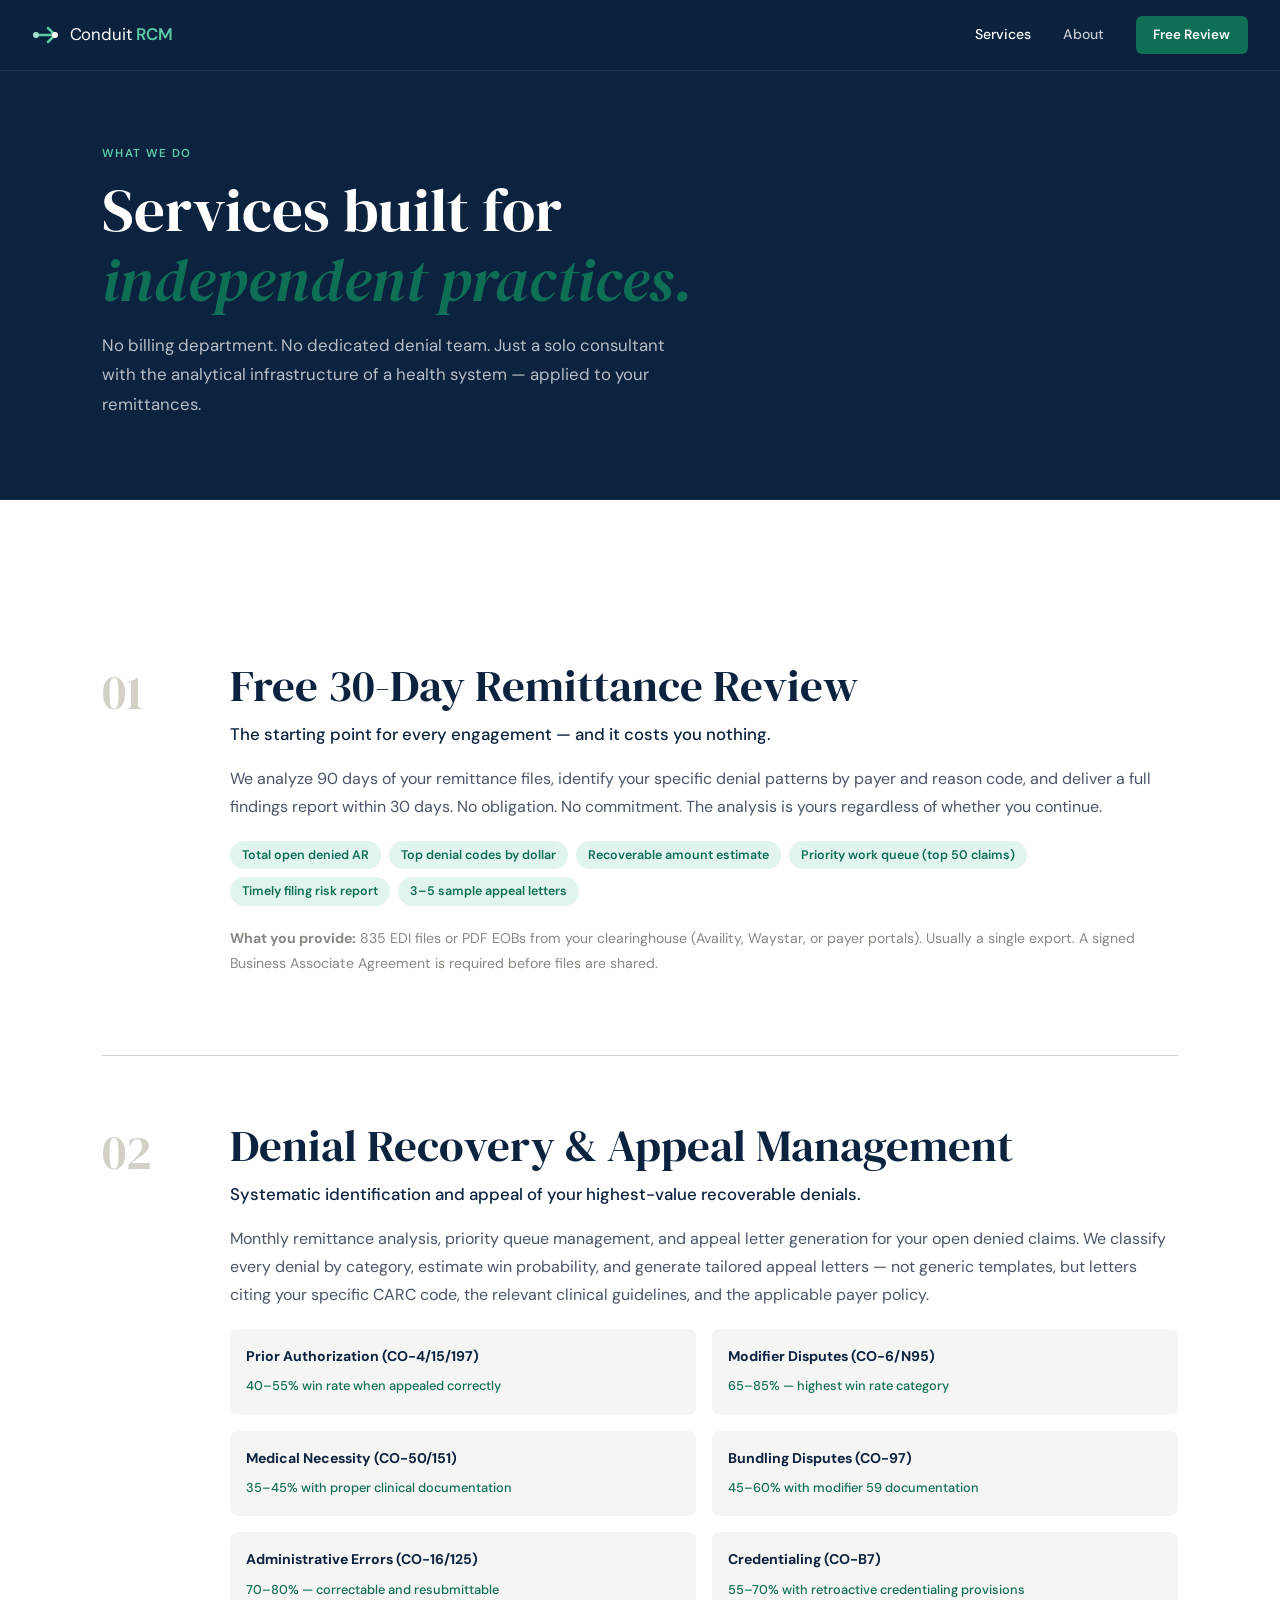
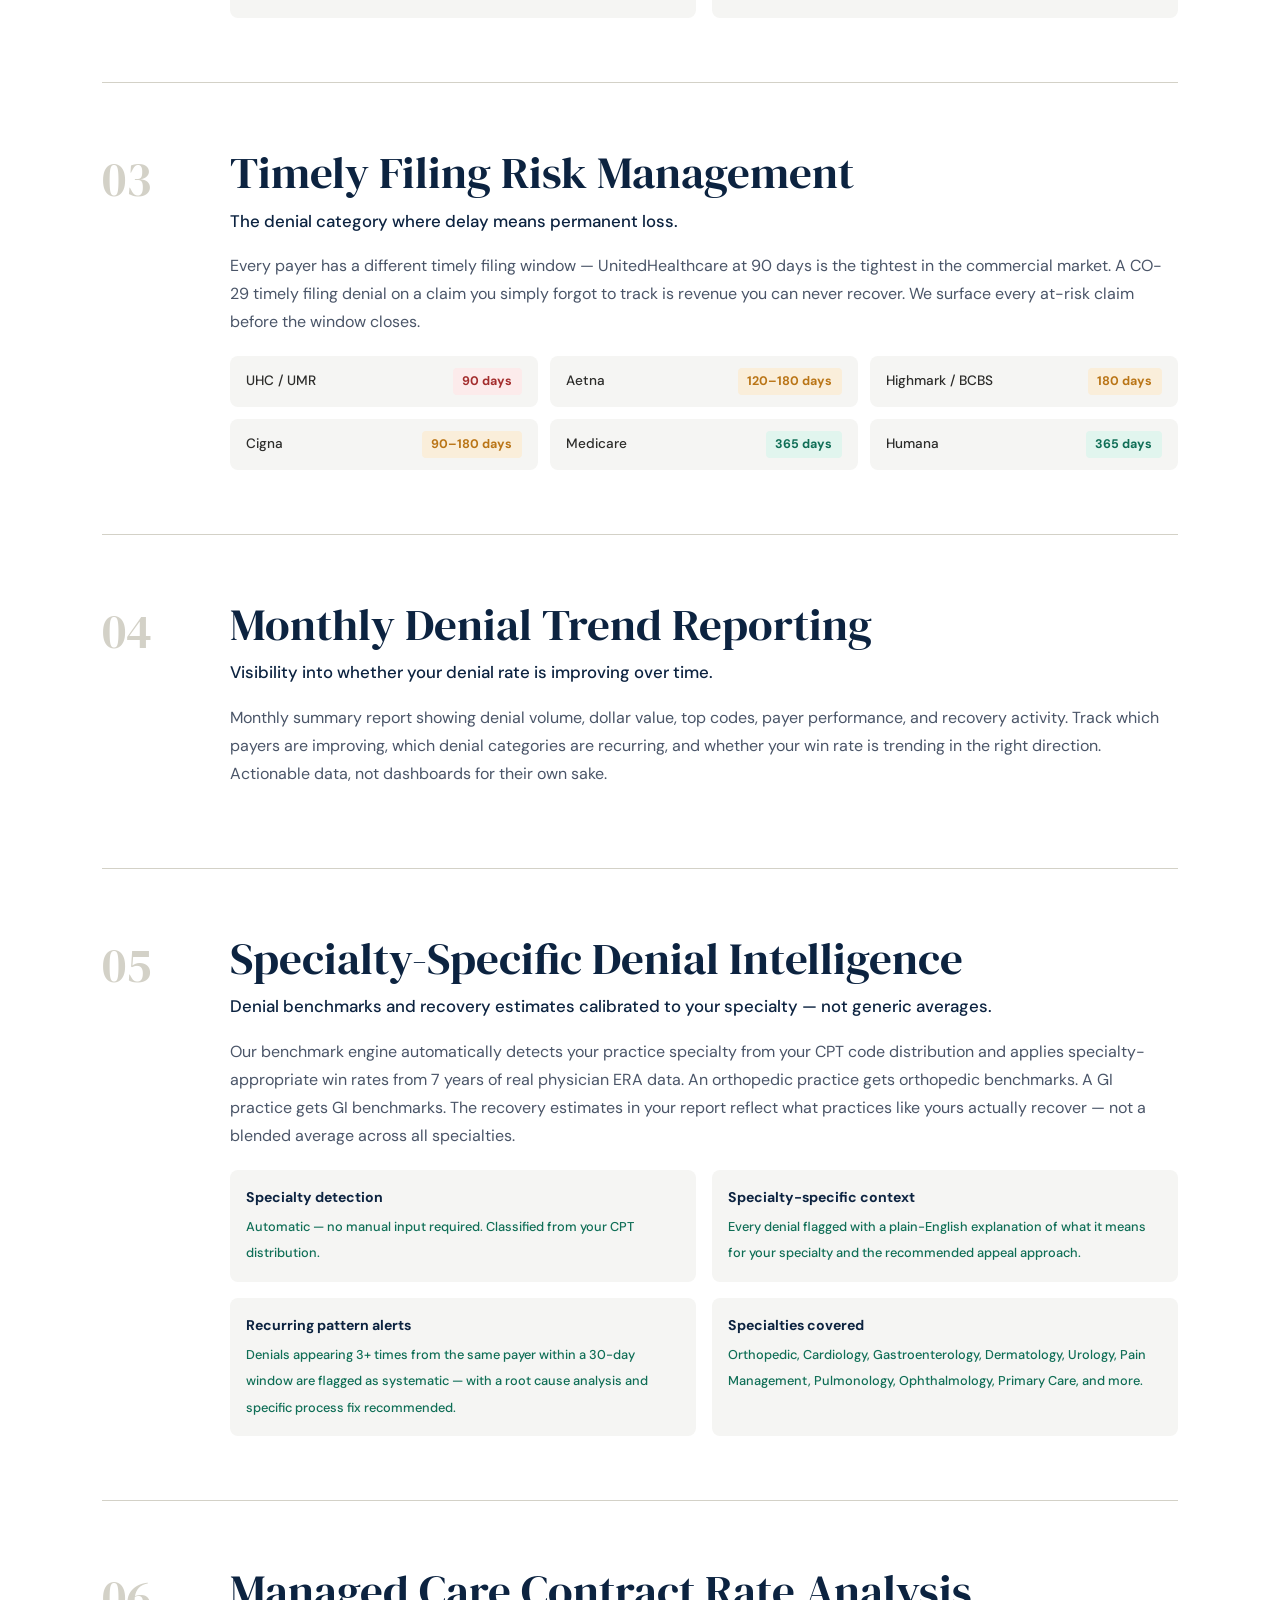
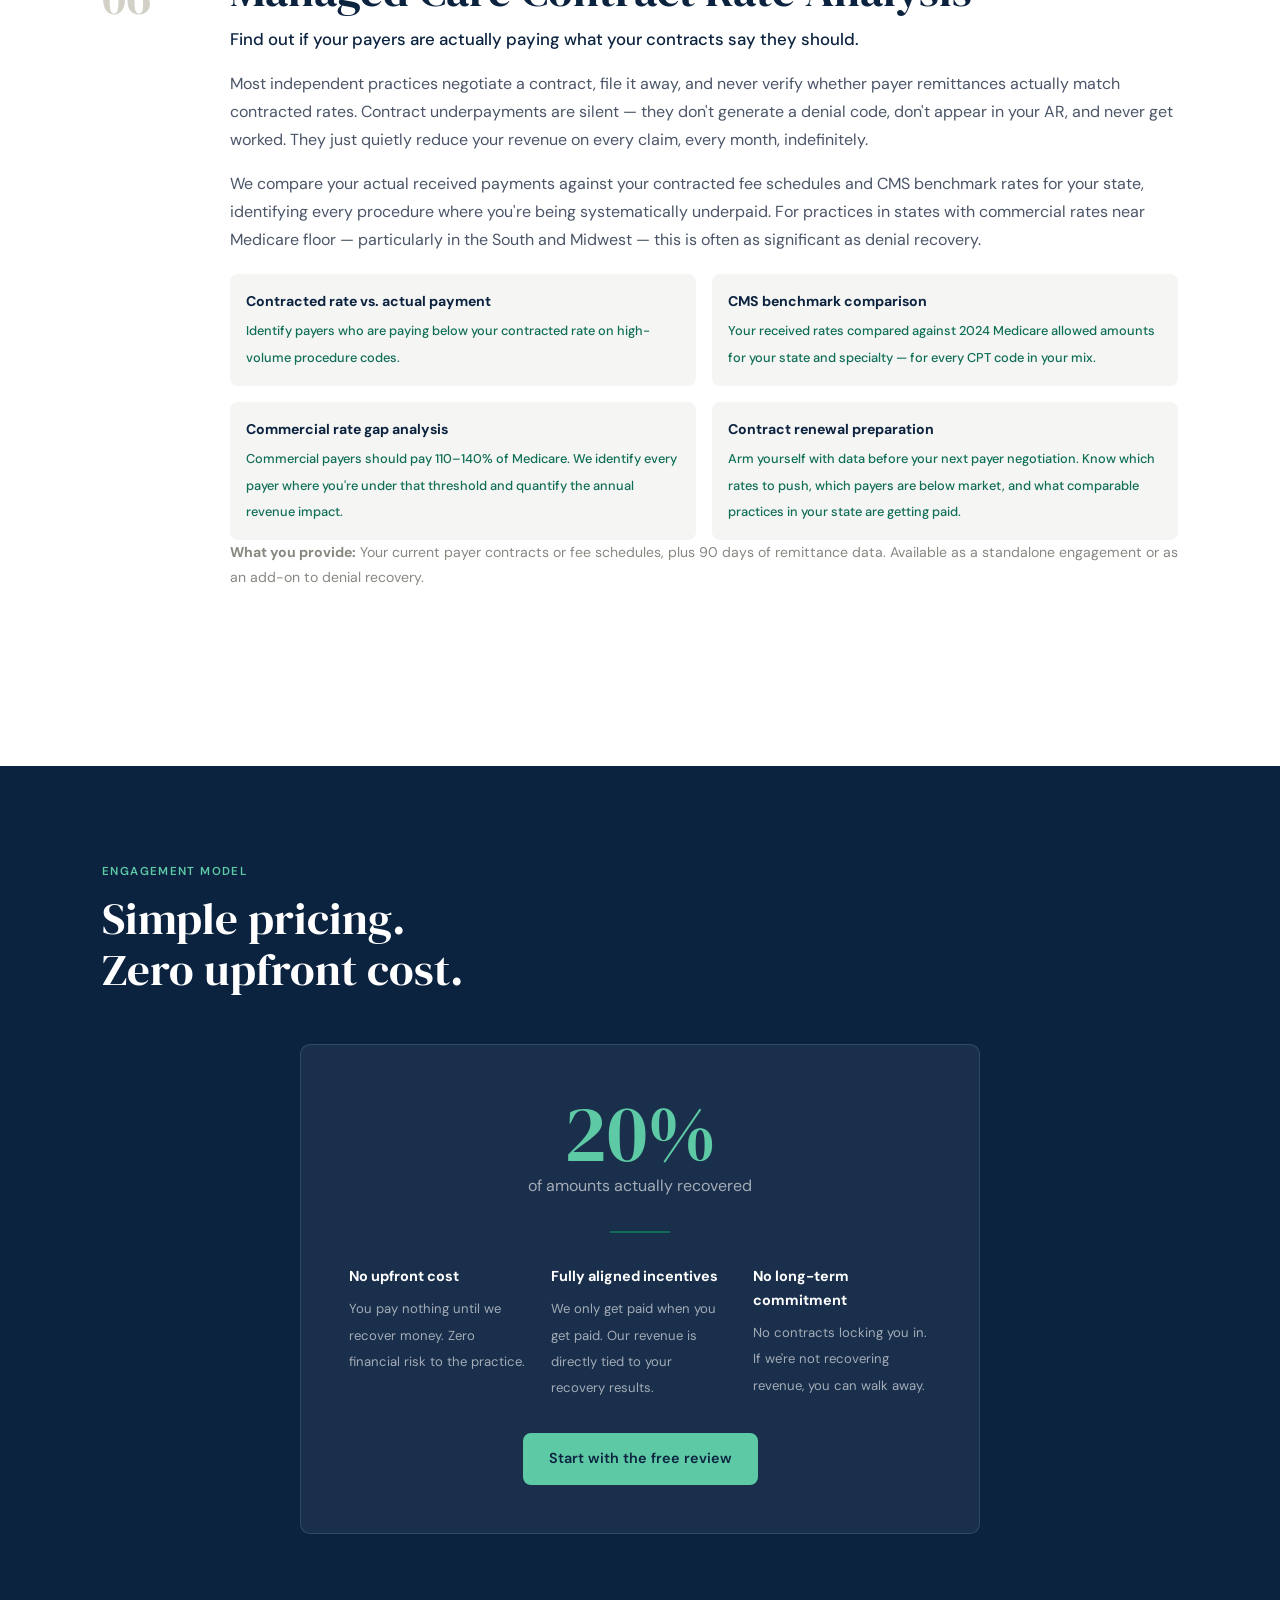
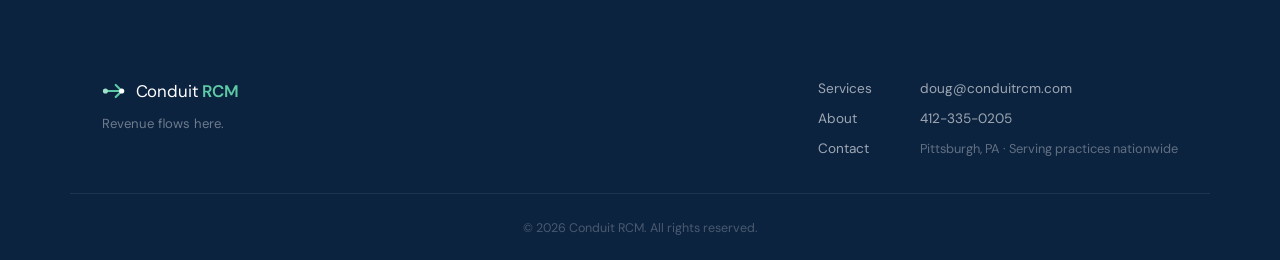
<file: services.html>
<!DOCTYPE html>
<html lang="en">
<head>
  <meta charset="UTF-8">
  <meta name="viewport" content="width=device-width, initial-scale=1.0">
  <title>Services | Conduit RCM</title>
  <meta name="description" content="Denial recovery, remittance analysis, appeal letter generation, and timely filing management for independent physician practices.">
  <link rel="preconnect" href="https://fonts.googleapis.com">
  <link href="https://fonts.googleapis.com/css2?family=DM+Serif+Display:ital@0;1&family=DM+Sans:wght@300;400;500;600&display=swap" rel="stylesheet">
  <link rel="stylesheet" href="style.css">
</head>
<body>

  <nav class="nav" id="nav">
    <a href="index.html" class="nav-logo">
      <svg width="28" height="28" viewBox="0 0 28 28" fill="none">
        <line x1="3" y1="14" x2="22" y2="14" stroke="#5DCAA5" stroke-width="2.5" stroke-linecap="round"/>
        <path d="M16 7 L23 14 L16 21" fill="none" stroke="#5DCAA5" stroke-width="2.5" stroke-linejoin="round" stroke-linecap="round"/>
        <circle cx="4" cy="14" r="3" fill="#9FE1CB"/>
        <circle cx="23" cy="14" r="3" fill="#ffffff"/>
      </svg>
      <span>Conduit <strong>RCM</strong></span>
    </a>
    <div class="nav-links">
      <a href="services.html" class="active">Services</a>
      <a href="about.html">About</a>
      <a href="contact.html" class="nav-cta">Free Review</a>
    </div>
    <button class="nav-burger" id="burger" aria-label="Menu">
      <span></span><span></span><span></span>
    </button>
  </nav>

  <!-- PAGE HERO -->
  <section class="page-hero">
    <div class="container">
      <div class="section-label">What We Do</div>
      <h1>Services built for<br><em>independent practices.</em></h1>
      <p>No billing department. No dedicated denial team. Just a solo consultant with the analytical infrastructure of a health system — applied to your remittances.</p>
    </div>
  </section>

  <!-- CORE SERVICES -->
  <section class="section">
    <div class="container">
      <div class="services-list">

        <div class="service-item">
          <div class="service-num">01</div>
          <div class="service-body">
            <h2>Free 30-Day Remittance Review</h2>
            <p class="service-lead">The starting point for every engagement — and it costs you nothing.</p>
            <p>We analyze 90 days of your remittance files, identify your specific denial patterns by payer and reason code, and deliver a full findings report within 30 days. No obligation. No commitment. The analysis is yours regardless of whether you continue.</p>
            <div class="service-includes">
              <div class="service-tag">Total open denied AR</div>
              <div class="service-tag">Top denial codes by dollar</div>
              <div class="service-tag">Recoverable amount estimate</div>
              <div class="service-tag">Priority work queue (top 50 claims)</div>
              <div class="service-tag">Timely filing risk report</div>
              <div class="service-tag">3–5 sample appeal letters</div>
            </div>
            <p class="service-input"><strong>What you provide:</strong> 835 EDI files or PDF EOBs from your clearinghouse (Availity, Waystar, or payer portals). Usually a single export. A signed Business Associate Agreement is required before files are shared.</p>
          </div>
        </div>

        <div class="service-item service-item--alt">
          <div class="service-num">02</div>
          <div class="service-body">
            <h2>Denial Recovery & Appeal Management</h2>
            <p class="service-lead">Systematic identification and appeal of your highest-value recoverable denials.</p>
            <p>Monthly remittance analysis, priority queue management, and appeal letter generation for your open denied claims. We classify every denial by category, estimate win probability, and generate tailored appeal letters — not generic templates, but letters citing your specific CARC code, the relevant clinical guidelines, and the applicable payer policy.</p>
            <div class="service-highlights">
              <div class="highlight">
                <strong>Prior Authorization (CO-4/15/197)</strong>
                <span>40–55% win rate when appealed correctly</span>
              </div>
              <div class="highlight">
                <strong>Modifier Disputes (CO-6/N95)</strong>
                <span>65–85% — highest win rate category</span>
              </div>
              <div class="highlight">
                <strong>Medical Necessity (CO-50/151)</strong>
                <span>35–45% with proper clinical documentation</span>
              </div>
              <div class="highlight">
                <strong>Bundling Disputes (CO-97)</strong>
                <span>45–60% with modifier 59 documentation</span>
              </div>
              <div class="highlight">
                <strong>Administrative Errors (CO-16/125)</strong>
                <span>70–80% — correctable and resubmittable</span>
              </div>
              <div class="highlight">
                <strong>Credentialing (CO-B7)</strong>
                <span>55–70% with retroactive credentialing provisions</span>
              </div>
            </div>
          </div>
        </div>

        <div class="service-item">
          <div class="service-num">03</div>
          <div class="service-body">
            <h2>Timely Filing Risk Management</h2>
            <p class="service-lead">The denial category where delay means permanent loss.</p>
            <p>Every payer has a different timely filing window — UnitedHealthcare at 90 days is the tightest in the commercial market. A CO-29 timely filing denial on a claim you simply forgot to track is revenue you can never recover. We surface every at-risk claim before the window closes.</p>
            <div class="timely-grid">
              <div class="timely-item"><span class="t-payer">UHC / UMR</span><span class="t-window t-window--red">90 days</span></div>
              <div class="timely-item"><span class="t-payer">Aetna</span><span class="t-window t-window--amber">120–180 days</span></div>
              <div class="timely-item"><span class="t-payer">Highmark / BCBS</span><span class="t-window t-window--amber">180 days</span></div>
              <div class="timely-item"><span class="t-payer">Cigna</span><span class="t-window t-window--amber">90–180 days</span></div>
              <div class="timely-item"><span class="t-payer">Medicare</span><span class="t-window t-window--green">365 days</span></div>
              <div class="timely-item"><span class="t-payer">Humana</span><span class="t-window t-window--green">365 days</span></div>
            </div>
          </div>
        </div>

        <div class="service-item service-item--alt">
          <div class="service-num">04</div>
          <div class="service-body">
            <h2>Monthly Denial Trend Reporting</h2>
            <p class="service-lead">Visibility into whether your denial rate is improving over time.</p>
            <p>Monthly summary report showing denial volume, dollar value, top codes, payer performance, and recovery activity. Track which payers are improving, which denial categories are recurring, and whether your win rate is trending in the right direction. Actionable data, not dashboards for their own sake.</p>
          </div>
        </div>

        <div class="service-item">
          <div class="service-num">05</div>
          <div class="service-body">
            <h2>Specialty-Specific Denial Intelligence</h2>
            <p class="service-lead">Denial benchmarks and recovery estimates calibrated to your specialty — not generic averages.</p>
            <p>Our benchmark engine automatically detects your practice specialty from your CPT code distribution and applies specialty-appropriate win rates from 7 years of real physician ERA data. An orthopedic practice gets orthopedic benchmarks. A GI practice gets GI benchmarks. The recovery estimates in your report reflect what practices like yours actually recover — not a blended average across all specialties.</p>
            <div class="service-highlights">
              <div class="highlight">
                <strong>Specialty detection</strong>
                <span>Automatic — no manual input required. Classified from your CPT distribution.</span>
              </div>
              <div class="highlight">
                <strong>Specialty-specific context</strong>
                <span>Every denial flagged with a plain-English explanation of what it means for your specialty and the recommended appeal approach.</span>
              </div>
              <div class="highlight">
                <strong>Recurring pattern alerts</strong>
                <span>Denials appearing 3+ times from the same payer within a 30-day window are flagged as systematic — with a root cause analysis and specific process fix recommended.</span>
              </div>
              <div class="highlight">
                <strong>Specialties covered</strong>
                <span>Orthopedic, Cardiology, Gastroenterology, Dermatology, Urology, Pain Management, Pulmonology, Ophthalmology, Primary Care, and more.</span>
              </div>
            </div>
          </div>
        </div>

        <div class="service-item service-item--alt">
          <div class="service-num">06</div>
          <div class="service-body">
            <h2>Managed Care Contract Rate Analysis</h2>
            <p class="service-lead">Find out if your payers are actually paying what your contracts say they should.</p>
            <p>Most independent practices negotiate a contract, file it away, and never verify whether payer remittances actually match contracted rates. Contract underpayments are silent — they don't generate a denial code, don't appear in your AR, and never get worked. They just quietly reduce your revenue on every claim, every month, indefinitely.</p>
            <p>We compare your actual received payments against your contracted fee schedules and CMS benchmark rates for your state, identifying every procedure where you're being systematically underpaid. For practices in states with commercial rates near Medicare floor — particularly in the South and Midwest — this is often as significant as denial recovery.</p>
            <div class="service-highlights">
              <div class="highlight">
                <strong>Contracted rate vs. actual payment</strong>
                <span>Identify payers who are paying below your contracted rate on high-volume procedure codes.</span>
              </div>
              <div class="highlight">
                <strong>CMS benchmark comparison</strong>
                <span>Your received rates compared against 2024 Medicare allowed amounts for your state and specialty — for every CPT code in your mix.</span>
              </div>
              <div class="highlight">
                <strong>Commercial rate gap analysis</strong>
                <span>Commercial payers should pay 110–140% of Medicare. We identify every payer where you're under that threshold and quantify the annual revenue impact.</span>
              </div>
              <div class="highlight">
                <strong>Contract renewal preparation</strong>
                <span>Arm yourself with data before your next payer negotiation. Know which rates to push, which payers are below market, and what comparable practices in your state are getting paid.</span>
              </div>
            </div>
            <p class="service-input"><strong>What you provide:</strong> Your current payer contracts or fee schedules, plus 90 days of remittance data. Available as a standalone engagement or as an add-on to denial recovery.</p>
          </div>
        </div>

      </div>
    </div>
  </section>

  <!-- PRICING -->
  <section class="section section--navy">
    <div class="container">
      <div class="section-label section-label--light">Engagement Model</div>
      <h2 class="section-title section-title--light">Simple pricing.<br>Zero upfront cost.</h2>
      <div class="pricing-card">
        <div class="pricing-pct">20%</div>
        <div class="pricing-label">of amounts actually recovered</div>
        <div class="pricing-divider"></div>
        <div class="pricing-pillars">
          <div class="pricing-pillar">
            <strong>No upfront cost</strong>
            <span>You pay nothing until we recover money. Zero financial risk to the practice.</span>
          </div>
          <div class="pricing-pillar">
            <strong>Fully aligned incentives</strong>
            <span>We only get paid when you get paid. Our revenue is directly tied to your recovery results.</span>
          </div>
          <div class="pricing-pillar">
            <strong>No long-term commitment</strong>
            <span>No contracts locking you in. If we're not recovering revenue, you can walk away.</span>
          </div>
        </div>
        <a href="contact.html" class="btn btn-mint" style="margin-top:2rem">Start with the free review</a>
      </div>
    </div>
  </section>

  <footer class="footer">
    <div class="container footer-inner">
      <div class="footer-brand">
        <a href="index.html" class="nav-logo">
          <svg width="24" height="24" viewBox="0 0 28 28" fill="none">
            <line x1="3" y1="14" x2="22" y2="14" stroke="#5DCAA5" stroke-width="2.5" stroke-linecap="round"/>
            <path d="M16 7 L23 14 L16 21" fill="none" stroke="#5DCAA5" stroke-width="2.5" stroke-linejoin="round" stroke-linecap="round"/>
            <circle cx="4" cy="14" r="3" fill="#9FE1CB"/>
            <circle cx="23" cy="14" r="3" fill="#ffffff"/>
          </svg>
          <span>Conduit <strong>RCM</strong></span>
        </a>
        <p>Revenue flows here.</p>
      </div>
      <div class="footer-links">
        <a href="services.html">Services</a>
        <a href="about.html">About</a>
        <a href="contact.html">Contact</a>
      </div>
      <div class="footer-contact">
        <a href="mailto:doug@conduitrcm.com">doug@conduitrcm.com</a>
        <a href="tel:4123350205">412-335-0205</a>
        <span>Pittsburgh, PA · Serving practices nationwide</span>
      </div>
    </div>
    <div class="footer-bottom"><span>© 2026 Conduit RCM. All rights reserved.</span></div>
  </footer>

  <script src="main.js"></script>
</body>
</html>
</file>
<file: style.css>
/* ============================================================
   CONDUIT RCM — style.css
   Refined, editorial aesthetic — DM Serif Display + DM Sans
   Navy · Teal · Mint palette
   ============================================================ */

:root {
  --navy:   #0C2340;
  --navy2:  #132B4A;
  --navy3:  #1A3A5C;
  --teal:   #0F6E56;
  --mint:   #5DCAA5;
  --mint2:  #9FE1CB;
  --lteal:  #E1F5EE;
  --blue:   #185FA5;
  --lblue:  #E6F1FB;
  --amber:  #BA7517;
  --lambr:  #FAEEDA;
  --red:    #A32D2D;
  --lred:   #FCEBEB;
  --white:  #FFFFFF;
  --lgray:  #F5F5F3;
  --mgray:  #888780;
  --dgray:  #2C2C2A;
  --border: #D3D1C7;
  --serif:  'DM Serif Display', Georgia, serif;
  --sans:   'DM Sans', system-ui, sans-serif;
  --radius: 10px;
  --shadow: 0 4px 24px rgba(12,35,64,0.10);
}

*, *::before, *::after { box-sizing: border-box; margin: 0; padding: 0; }

html { scroll-behavior: smooth; font-size: 16px; }

body {
  font-family: var(--sans);
  color: var(--dgray);
  background: var(--white);
  line-height: 1.65;
  -webkit-font-smoothing: antialiased;
}

/* ── CONTAINERS ─────────────────────────────────────────── */
.container {
  max-width: 1140px;
  margin: 0 auto;
  padding: 0 2rem;
}

/* ── TYPOGRAPHY ─────────────────────────────────────────── */
h1, h2, h3 { font-family: var(--serif); font-weight: 400; line-height: 1.15; color: var(--navy); }
h1 { font-size: clamp(2.4rem, 5vw, 3.8rem); }
h2 { font-size: clamp(1.8rem, 3.5vw, 2.8rem); }
h3 { font-size: 1.2rem; }
em { font-style: italic; color: var(--teal); }
p  { color: #4A5568; line-height: 1.75; }
a  { text-decoration: none; color: inherit; }

.section-label {
  font-family: var(--sans);
  font-size: 0.72rem;
  font-weight: 600;
  letter-spacing: 0.12em;
  text-transform: uppercase;
  color: var(--teal);
  margin-bottom: 0.75rem;
}
.section-label--light { color: var(--mint); }
.section-title { margin-bottom: 3rem; }
.section-title--light { color: var(--white); }
.section-title--light em { color: var(--mint); }

/* ── NAV ─────────────────────────────────────────────────── */
.nav {
  position: fixed; top: 0; left: 0; right: 0; z-index: 100;
  display: flex; align-items: center; justify-content: space-between;
  padding: 1rem 2rem;
  background: rgba(12,35,64,0.96);
  backdrop-filter: blur(12px);
  border-bottom: 1px solid rgba(255,255,255,0.07);
  transition: padding 0.3s;
}
.nav.scrolled { padding: 0.7rem 2rem; }

.nav-logo {
  display: flex; align-items: center; gap: 0.6rem;
  font-family: var(--sans); font-size: 1.05rem;
  color: var(--white); letter-spacing: -0.01em;
}
.nav-logo strong { font-weight: 600; color: var(--mint); }

.nav-links { display: flex; align-items: center; gap: 2rem; }
.nav-links a {
  font-size: 0.88rem; font-weight: 500; color: rgba(255,255,255,0.75);
  transition: color 0.2s;
}
.nav-links a:hover, .nav-links a.active { color: var(--white); }
.nav-cta {
  background: var(--teal); color: var(--white) !important;
  padding: 0.5rem 1.1rem; border-radius: 6px;
  font-size: 0.84rem !important; font-weight: 600 !important;
  transition: background 0.2s !important;
}
.nav-cta:hover { background: #0a5a45 !important; }

.nav-burger { display: none; flex-direction: column; gap: 5px; background: none; border: none; cursor: pointer; padding: 4px; }
.nav-burger span { display: block; width: 22px; height: 2px; background: var(--white); border-radius: 2px; transition: all 0.3s; }

/* ── BUTTONS ─────────────────────────────────────────────── */
.btn {
  display: inline-flex; align-items: center; gap: 0.4rem;
  font-family: var(--sans); font-size: 0.9rem; font-weight: 600;
  padding: 0.75rem 1.5rem; border-radius: 8px;
  border: 2px solid transparent; cursor: pointer;
  transition: all 0.2s; text-decoration: none;
}
.btn-primary  { background: var(--teal);  color: var(--white);  border-color: var(--teal); }
.btn-primary:hover { background: #0a5a45; border-color: #0a5a45; transform: translateY(-1px); box-shadow: 0 6px 20px rgba(15,110,86,0.3); }
.btn-ghost    { background: transparent; color: var(--white); border-color: rgba(255,255,255,0.3); }
.btn-ghost:hover { border-color: var(--white); background: rgba(255,255,255,0.08); }
.btn-mint     { background: var(--mint); color: var(--navy); border-color: var(--mint); }
.btn-mint:hover { background: #4ab892; border-color: #4ab892; transform: translateY(-1px); }
.btn-full     { width: 100%; justify-content: center; }

/* ── SECTIONS ────────────────────────────────────────────── */
.section { padding: 6rem 0; }
.section--light { background: var(--lgray); }
.section--navy  { background: var(--navy); }

/* ── HERO ─────────────────────────────────────────────────── */
.hero {
  position: relative; min-height: 100vh;
  display: flex; align-items: center;
  padding: 8rem 0 5rem; background: var(--navy); overflow: hidden;
}
.hero-bg { position: absolute; inset: 0; pointer-events: none; }
.hero-grid {
  position: absolute; inset: 0;
  background-image:
    linear-gradient(rgba(93,202,165,0.06) 1px, transparent 1px),
    linear-gradient(90deg, rgba(93,202,165,0.06) 1px, transparent 1px);
  background-size: 60px 60px;
}
.hero-glow {
  position: absolute; width: 600px; height: 600px;
  right: -100px; top: 50%; transform: translateY(-50%);
  background: radial-gradient(circle, rgba(15,110,86,0.25) 0%, transparent 70%);
  border-radius: 50%;
}
.hero-inner {
  position: relative; display: grid;
  grid-template-columns: 1fr 420px; gap: 5rem; align-items: center;
}
.hero-tag {
  display: inline-block;
  font-size: 0.72rem; font-weight: 600; letter-spacing: 0.12em; text-transform: uppercase;
  color: var(--mint); border: 1px solid rgba(93,202,165,0.3);
  padding: 0.3rem 0.8rem; border-radius: 4px; margin-bottom: 1.5rem;
}
.hero h1 { color: var(--white); margin-bottom: 1.5rem; }
.hero-sub { color: rgba(255,255,255,0.72); font-size: 1.05rem; margin-bottom: 2rem; max-width: 500px; }
.hero-actions { display: flex; gap: 1rem; flex-wrap: wrap; margin-bottom: 3rem; }
.hero-stats { display: flex; align-items: center; gap: 1.5rem; flex-wrap: wrap; }
.stat { display: flex; flex-direction: column; }
.stat-val { font-family: var(--serif); font-size: 1.6rem; color: var(--mint); line-height: 1; }
.stat-lbl { font-size: 0.72rem; color: rgba(255,255,255,0.5); margin-top: 0.25rem; }
.stat-div { width: 1px; height: 36px; background: rgba(255,255,255,0.15); }

/* Hero visual — flow cards */
.hero-visual { display: flex; flex-direction: column; gap: 0; }
.flow-card {
  display: flex; align-items: center; gap: 1rem;
  background: rgba(255,255,255,0.06); border: 1px solid rgba(255,255,255,0.1);
  border-radius: var(--radius); padding: 1rem 1.25rem;
  backdrop-filter: blur(8px);
  animation: fadeUp 0.6s ease both;
}
.flow-card--1 { animation-delay: 0.2s; }
.flow-card--2 { animation-delay: 0.4s; }
.flow-card--3 { animation-delay: 0.6s; }
.flow-dot { width: 10px; height: 10px; border-radius: 50%; flex-shrink: 0; }
.flow-dot--red   { background: var(--red); box-shadow: 0 0 8px rgba(163,45,45,0.5); }
.flow-dot--amber { background: var(--amber); box-shadow: 0 0 8px rgba(186,117,23,0.5); }
.flow-dot--green { background: var(--mint); box-shadow: 0 0 8px rgba(93,202,165,0.5); }
.flow-info { flex: 1; }
.flow-label { display: block; font-size: 0.78rem; color: rgba(255,255,255,0.6); }
.flow-amount { display: block; font-size: 0.92rem; font-weight: 600; color: var(--white); }
.flow-badge { font-size: 0.7rem; font-weight: 700; padding: 0.2rem 0.6rem; border-radius: 4px; white-space: nowrap; }
.flow-badge--red   { background: rgba(163,45,45,0.2); color: #F87171; }
.flow-badge--amber { background: rgba(186,117,23,0.2); color: #FCD34D; }
.flow-badge--green { background: rgba(93,202,165,0.2); color: var(--mint); }
.flow-arrow { text-align: center; color: rgba(255,255,255,0.2); font-size: 1.2rem; padding: 0.25rem 0; }

@keyframes fadeUp {
  from { opacity: 0; transform: translateY(16px); }
  to   { opacity: 1; transform: translateY(0); }
}

/* ── PROBLEM GRID ────────────────────────────────────────── */
.problem-grid { display: grid; grid-template-columns: repeat(3, 1fr); gap: 1.5rem; }
.problem-card {
  background: var(--white); border: 1px solid var(--border);
  border-radius: var(--radius); padding: 2rem;
  box-shadow: var(--shadow); transition: transform 0.2s;
}
.problem-card:hover { transform: translateY(-3px); }
.problem-card--accent { background: var(--navy); border-color: var(--navy); }
.problem-card--accent .problem-num { color: var(--mint); }
.problem-card--accent p { color: rgba(255,255,255,0.75); }
.problem-num { font-family: var(--serif); font-size: 3rem; color: var(--teal); line-height: 1; margin-bottom: 0.75rem; }
.problem-card p { font-size: 0.9rem; }

/* ── STEPS ───────────────────────────────────────────────── */
.steps { display: grid; grid-template-columns: repeat(4, 1fr); gap: 2rem; position: relative; }
.steps::before {
  content: ''; position: absolute; top: 1.35rem; left: 2rem; right: 2rem; height: 1px;
  background: linear-gradient(90deg, var(--teal) 0%, rgba(15,110,86,0.2) 100%);
}
.step { position: relative; }
.step-num {
  font-family: var(--serif); font-size: 1.1rem; color: var(--white);
  background: var(--teal); width: 2.75rem; height: 2.75rem;
  border-radius: 50%; display: flex; align-items: center; justify-content: center;
  margin-bottom: 1.25rem; position: relative; z-index: 1;
}
.step h3 { font-size: 1rem; margin-bottom: 0.6rem; }
.step p  { font-size: 0.88rem; }

/* ── CTA SECTION ─────────────────────────────────────────── */
.cta-section { display: grid; grid-template-columns: 1fr 400px; gap: 5rem; align-items: start; }
.cta-text h2 { color: var(--white); }
.cta-sub { color: rgba(255,255,255,0.72); margin-bottom: 1.5rem; }
.cta-list { list-style: none; margin-bottom: 2rem; }
.cta-list li { color: rgba(255,255,255,0.8); font-size: 0.9rem; padding: 0.35rem 0; }
.cta-card {
  background: rgba(255,255,255,0.06); border: 1px solid rgba(255,255,255,0.12);
  border-radius: var(--radius); padding: 1.75rem;
}
.cta-card-title { font-family: var(--sans); font-weight: 600; color: var(--mint); font-size: 0.8rem; letter-spacing: 0.08em; text-transform: uppercase; margin-bottom: 1.25rem; }
.cta-item { display: flex; gap: 0.75rem; margin-bottom: 1rem; align-items: flex-start; }
.cta-item:last-child { margin-bottom: 0; }
.cta-check { color: var(--mint); font-size: 0.9rem; flex-shrink: 0; margin-top: 0.1rem; }
.cta-item strong { display: block; color: var(--white); font-size: 0.88rem; }
.cta-item small  { color: rgba(255,255,255,0.5); font-size: 0.78rem; }

/* ── CODES GRID ─────────────────────────────────────────── */
.codes-grid { display: grid; grid-template-columns: repeat(4, 1fr); gap: 1rem; margin-bottom: 2.5rem; }
.code-card {
  background: var(--white); border: 1px solid var(--border);
  border-radius: var(--radius); padding: 1.25rem;
  display: flex; flex-direction: column; gap: 0.25rem;
  transition: transform 0.2s, box-shadow 0.2s;
}
.code-card:hover { transform: translateY(-2px); box-shadow: var(--shadow); }
.code-card--accent { background: var(--teal); border-color: var(--teal); }
.code-card--accent .code, .code-card--accent .code-name, .code-card--accent .win { color: var(--white); }
.code { font-family: var(--sans); font-size: 0.78rem; font-weight: 700; color: var(--teal); letter-spacing: 0.04em; }
.code-name { font-size: 0.9rem; font-weight: 600; color: var(--navy); }
.win { font-size: 0.75rem; color: var(--mgray); }
.codes-cta { text-align: center; }

/* ── PAGE HERO ───────────────────────────────────────────── */
.page-hero {
  background: var(--navy); padding: 9rem 0 5rem;
  border-bottom: 1px solid rgba(255,255,255,0.07);
}
.page-hero .section-label { color: var(--mint); }
.page-hero h1 { color: var(--white); margin-bottom: 1rem; }
.page-hero p  { color: rgba(255,255,255,0.7); max-width: 580px; font-size: 1.05rem; }

/* ── SERVICES ────────────────────────────────────────────── */
.services-list { display: flex; flex-direction: column; gap: 0; }
.service-item {
  display: grid; grid-template-columns: 80px 1fr; gap: 3rem;
  padding: 4rem 0; border-bottom: 1px solid var(--border);
  align-items: start;
}
.service-item:last-child { border-bottom: none; }
.service-item--alt { background: none; }
.service-num { font-family: var(--serif); font-size: 3rem; color: var(--border); line-height: 1; padding-top: 0.5rem; }
.service-body h2 { margin-bottom: 0.5rem; }
.service-lead { font-size: 1.05rem; color: var(--navy); font-weight: 500; margin-bottom: 1rem; }
.service-body p { margin-bottom: 1rem; }
.service-includes { display: flex; flex-wrap: wrap; gap: 0.5rem; margin: 1.25rem 0; }
.service-tag { background: var(--lteal); color: var(--teal); font-size: 0.78rem; font-weight: 600; padding: 0.25rem 0.75rem; border-radius: 20px; }
.service-input { font-size: 0.88rem; color: var(--mgray); }
.service-highlights { display: grid; grid-template-columns: 1fr 1fr; gap: 1rem; margin-top: 1.25rem; }
.highlight { background: var(--lgray); border-radius: 8px; padding: 1rem; }
.highlight strong { display: block; font-size: 0.88rem; color: var(--navy); margin-bottom: 0.25rem; }
.highlight span { font-size: 0.8rem; color: var(--teal); font-weight: 500; }
.timely-grid { display: grid; grid-template-columns: repeat(3, 1fr); gap: 0.75rem; margin-top: 1.25rem; }
.timely-item { display: flex; justify-content: space-between; align-items: center; background: var(--lgray); border-radius: 8px; padding: 0.75rem 1rem; }
.t-payer { font-size: 0.85rem; font-weight: 500; }
.t-window { font-size: 0.78rem; font-weight: 700; padding: 0.2rem 0.6rem; border-radius: 4px; }
.t-window--red   { background: var(--lred);  color: var(--red); }
.t-window--amber { background: var(--lambr); color: var(--amber); }
.t-window--green { background: var(--lteal); color: var(--teal); }

/* ── PRICING ─────────────────────────────────────────────── */
.pricing-card {
  max-width: 680px; margin: 0 auto;
  background: rgba(255,255,255,0.06); border: 1px solid rgba(255,255,255,0.12);
  border-radius: var(--radius); padding: 3rem; text-align: center;
}
.pricing-pct { font-family: var(--serif); font-size: 5rem; color: var(--mint); line-height: 1; }
.pricing-label { color: rgba(255,255,255,0.6); margin-bottom: 2rem; }
.pricing-divider { width: 60px; height: 2px; background: var(--teal); margin: 0 auto 2rem; }
.pricing-pillars { display: grid; grid-template-columns: repeat(3,1fr); gap: 1.5rem; text-align: left; }
.pricing-pillar strong { display: block; color: var(--white); font-size: 0.9rem; margin-bottom: 0.4rem; }
.pricing-pillar span { font-size: 0.82rem; color: rgba(255,255,255,0.6); }

/* ── ABOUT ───────────────────────────────────────────────── */
.about-grid { display: grid; grid-template-columns: 1fr 360px; gap: 5rem; align-items: start; }
.about-text h2 { margin-bottom: 0.25rem; }
.about-title { font-size: 0.85rem; color: var(--teal); font-weight: 500; margin-bottom: 1.5rem; }
.about-text p { margin-bottom: 1rem; }
.about-credentials { display: flex; flex-direction: column; gap: 1rem; }
.cred-card { background: var(--lgray); border-radius: var(--radius); padding: 1.25rem; }
.cred-title { font-size: 0.7rem; font-weight: 700; text-transform: uppercase; letter-spacing: 0.1em; color: var(--teal); margin-bottom: 0.75rem; }
.cred-item { margin-bottom: 0.75rem; }
.cred-item:last-child { margin-bottom: 0; }
.cred-item strong { display: block; font-size: 0.9rem; color: var(--navy); }
.cred-item span { font-size: 0.82rem; color: var(--mgray); }
.about-tags { display: flex; flex-wrap: wrap; gap: 0.4rem; }
.about-tags span { font-size: 0.75rem; background: var(--white); border: 1px solid var(--border); color: var(--dgray); padding: 0.2rem 0.6rem; border-radius: 20px; }

/* ── WHY GRID ────────────────────────────────────────────── */
.why-grid { display: grid; grid-template-columns: repeat(2,1fr); gap: 1.5rem; }
.why-item { background: var(--white); border: 1px solid var(--border); border-radius: var(--radius); padding: 2rem; }
.why-icon { font-size: 1.5rem; margin-bottom: 0.75rem; }
.why-item h3 { margin-bottom: 0.5rem; }
.why-item p { font-size: 0.9rem; }

/* ── CONTACT ─────────────────────────────────────────────── */
.contact-hero { padding: 8rem 0 5rem; }
.contact-layout { display: grid; grid-template-columns: 1fr 380px; gap: 5rem; align-items: start; }
.contact-form-wrap .section-label { margin-bottom: 0.5rem; }
.contact-form-wrap h1 { margin-bottom: 0.75rem; }
.contact-form-wrap > p { color: var(--mgray); margin-bottom: 2rem; }
.contact-form { display: flex; flex-direction: column; gap: 1.25rem; }
.form-row { display: grid; grid-template-columns: 1fr 1fr; gap: 1rem; }
.form-group { display: flex; flex-direction: column; gap: 0.4rem; }
.form-group label { font-size: 0.82rem; font-weight: 600; color: var(--navy); }
.form-group input,
.form-group select,
.form-group textarea {
  font-family: var(--sans); font-size: 0.9rem; color: var(--dgray);
  border: 1.5px solid var(--border); border-radius: 8px;
  padding: 0.65rem 0.9rem; background: var(--white);
  transition: border-color 0.2s, box-shadow 0.2s; width: 100%;
}
.form-group input:focus,
.form-group select:focus,
.form-group textarea:focus {
  outline: none; border-color: var(--teal);
  box-shadow: 0 0 0 3px rgba(15,110,86,0.1);
}
.checkbox-grid { display: grid; grid-template-columns: repeat(2,1fr); gap: 0.4rem; }
.checkbox-label { display: flex; align-items: center; gap: 0.5rem; font-size: 0.85rem; cursor: pointer; }
.checkbox-label input { width: auto; }
.form-note { font-size: 0.78rem; color: var(--mgray); text-align: center; margin-top: 0.5rem; }

.contact-info { padding-top: 7rem; display: flex; flex-direction: column; gap: 2rem; }
.contact-what h3,
.contact-direct h3 { font-size: 1rem; margin-bottom: 1rem; color: var(--navy); }
.next-step { display: flex; gap: 1rem; margin-bottom: 1.25rem; align-items: flex-start; }
.next-num {
  width: 28px; height: 28px; border-radius: 50%; background: var(--teal);
  color: var(--white); font-size: 0.78rem; font-weight: 700;
  display: flex; align-items: center; justify-content: center; flex-shrink: 0;
}
.next-step strong { display: block; font-size: 0.9rem; margin-bottom: 0.2rem; }
.next-step div { font-size: 0.85rem; color: var(--mgray); }
.direct-link {
  display: flex; align-items: center; gap: 0.75rem;
  padding: 0.75rem 0; border-bottom: 1px solid var(--border);
  font-size: 0.9rem; color: var(--navy); transition: color 0.2s;
}
.direct-link:hover { color: var(--teal); }
.direct-link:last-child { border-bottom: none; }
.direct-icon { width: 28px; height: 28px; background: var(--lgray); border-radius: 6px; display: flex; align-items: center; justify-content: center; font-size: 0.75rem; font-weight: 700; color: var(--teal); flex-shrink: 0; }
.contact-promise { background: var(--lteal); border-radius: var(--radius); padding: 1.25rem; font-size: 0.88rem; color: var(--teal); }
.contact-promise strong { display: block; margin-bottom: 0.25rem; }

/* ── FOOTER ──────────────────────────────────────────────── */
.footer { background: var(--navy); padding: 3rem 0 0; }
.footer-inner {
  display: grid; grid-template-columns: 1fr auto auto;
  gap: 3rem; align-items: start; padding-bottom: 2rem;
  border-bottom: 1px solid rgba(255,255,255,0.07);
}
.footer-brand .nav-logo { margin-bottom: 0.5rem; }
.footer-brand p { font-size: 0.82rem; color: rgba(255,255,255,0.4); }
.footer-links { display: flex; flex-direction: column; gap: 0.5rem; }
.footer-links a { font-size: 0.85rem; color: rgba(255,255,255,0.6); transition: color 0.2s; }
.footer-links a:hover { color: var(--white); }
.footer-contact { display: flex; flex-direction: column; gap: 0.5rem; }
.footer-contact a { font-size: 0.85rem; color: rgba(255,255,255,0.6); transition: color 0.2s; }
.footer-contact a:hover { color: var(--mint); }
.footer-contact span { font-size: 0.8rem; color: rgba(255,255,255,0.35); }
.footer-bottom { padding: 1.25rem 2rem; text-align: center; }
.footer-bottom span { font-size: 0.78rem; color: rgba(255,255,255,0.25); }

/* ── RESPONSIVE ──────────────────────────────────────────── */
@media (max-width: 1024px) {
  .hero-inner { grid-template-columns: 1fr; }
  .hero-visual { display: none; }
  .cta-section { grid-template-columns: 1fr; }
  .about-grid { grid-template-columns: 1fr; }
  .contact-layout { grid-template-columns: 1fr; }
  .contact-info { padding-top: 0; }
  .footer-inner { grid-template-columns: 1fr 1fr; }
}

@media (max-width: 768px) {
  .nav-links { display: none; flex-direction: column; position: fixed; top: 0; left: 0; right: 0; bottom: 0; background: var(--navy); justify-content: center; align-items: center; gap: 2rem; z-index: 99; }
  .nav-links.open { display: flex; }
  .nav-links a { font-size: 1.2rem; }
  .nav-burger { display: flex; position: relative; z-index: 100; }
  .steps { grid-template-columns: 1fr 1fr; }
  .steps::before { display: none; }
  .problem-grid { grid-template-columns: 1fr; }
  .codes-grid { grid-template-columns: repeat(2,1fr); }
  .service-item { grid-template-columns: 1fr; gap: 1rem; }
  .service-num { font-size: 1.5rem; }
  .service-highlights { grid-template-columns: 1fr; }
  .timely-grid { grid-template-columns: 1fr 1fr; }
  .why-grid { grid-template-columns: 1fr; }
  .pricing-pillars { grid-template-columns: 1fr; }
  .form-row { grid-template-columns: 1fr; }
  .footer-inner { grid-template-columns: 1fr; gap: 1.5rem; }
}

@media (max-width: 480px) {
  .steps { grid-template-columns: 1fr; }
  .codes-grid { grid-template-columns: 1fr 1fr; }
  .hero-actions { flex-direction: column; }
  .btn { width: 100%; justify-content: center; }
}
</file>
